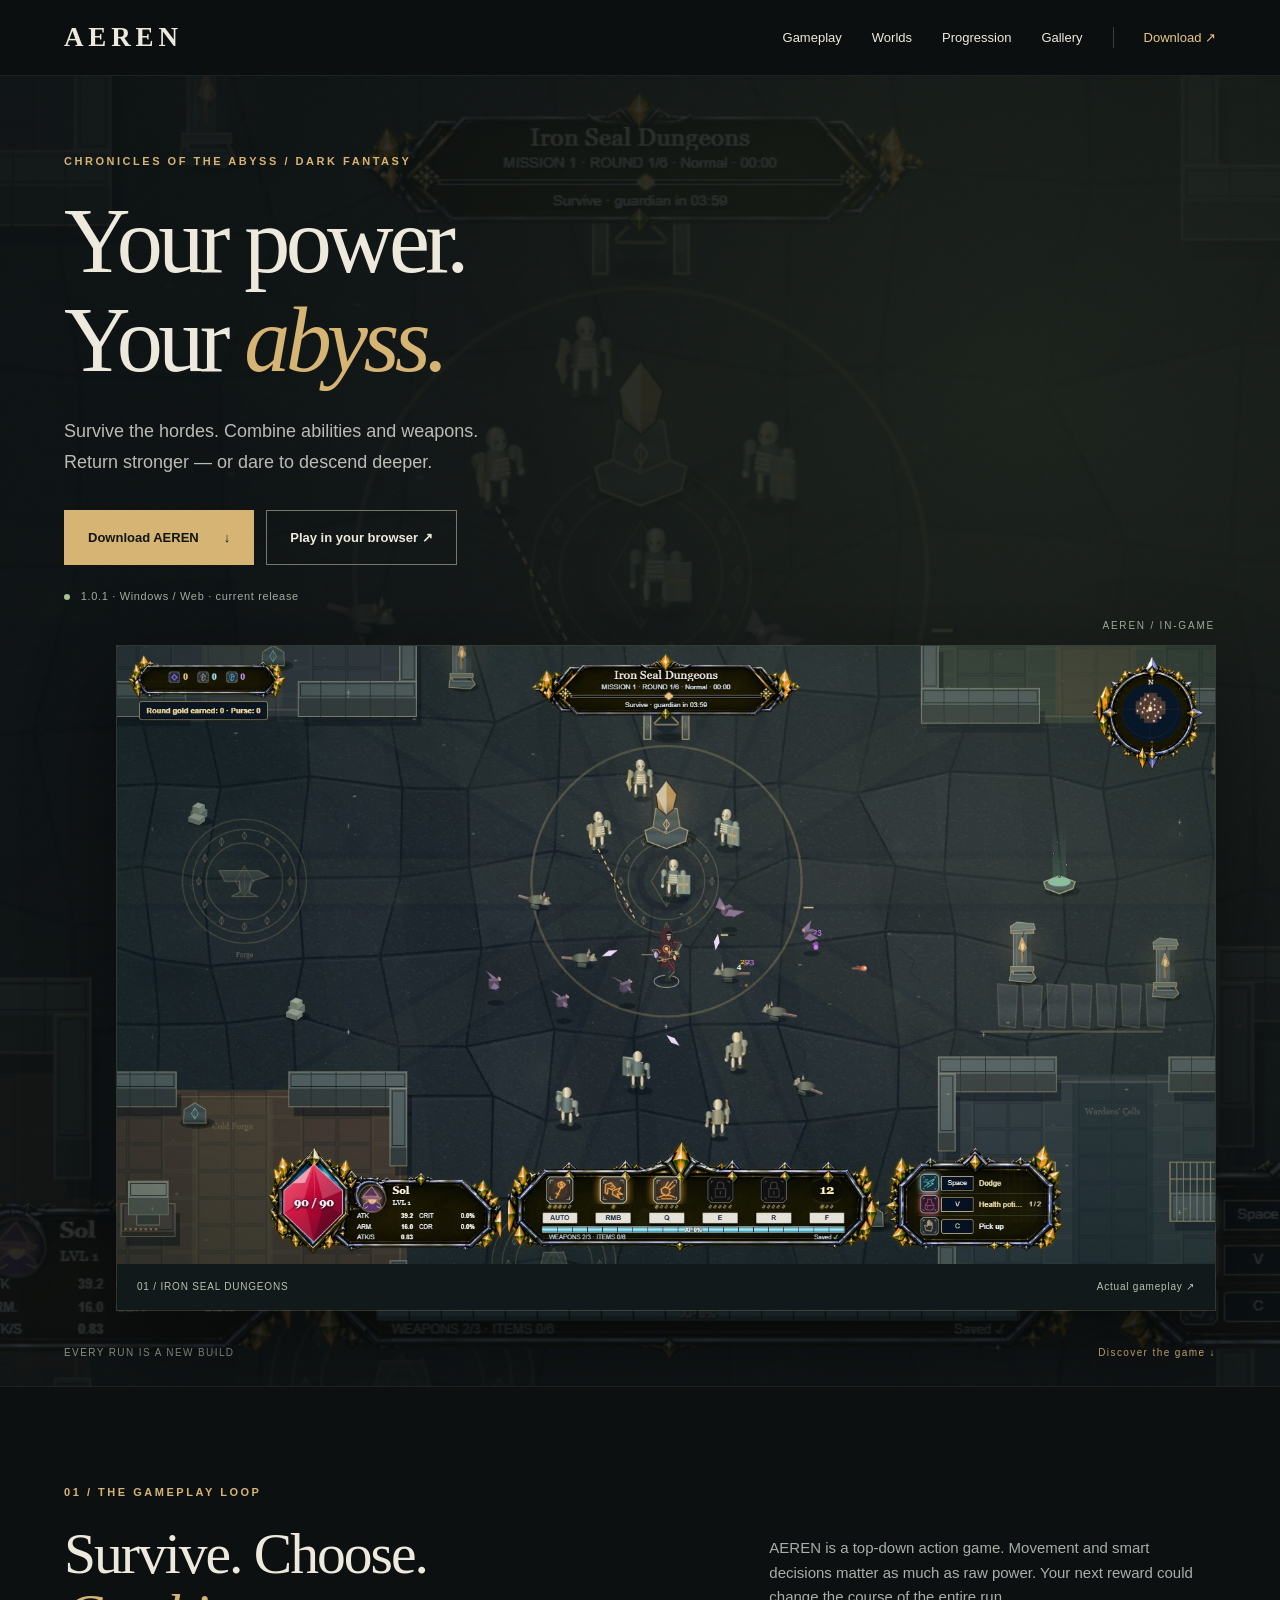
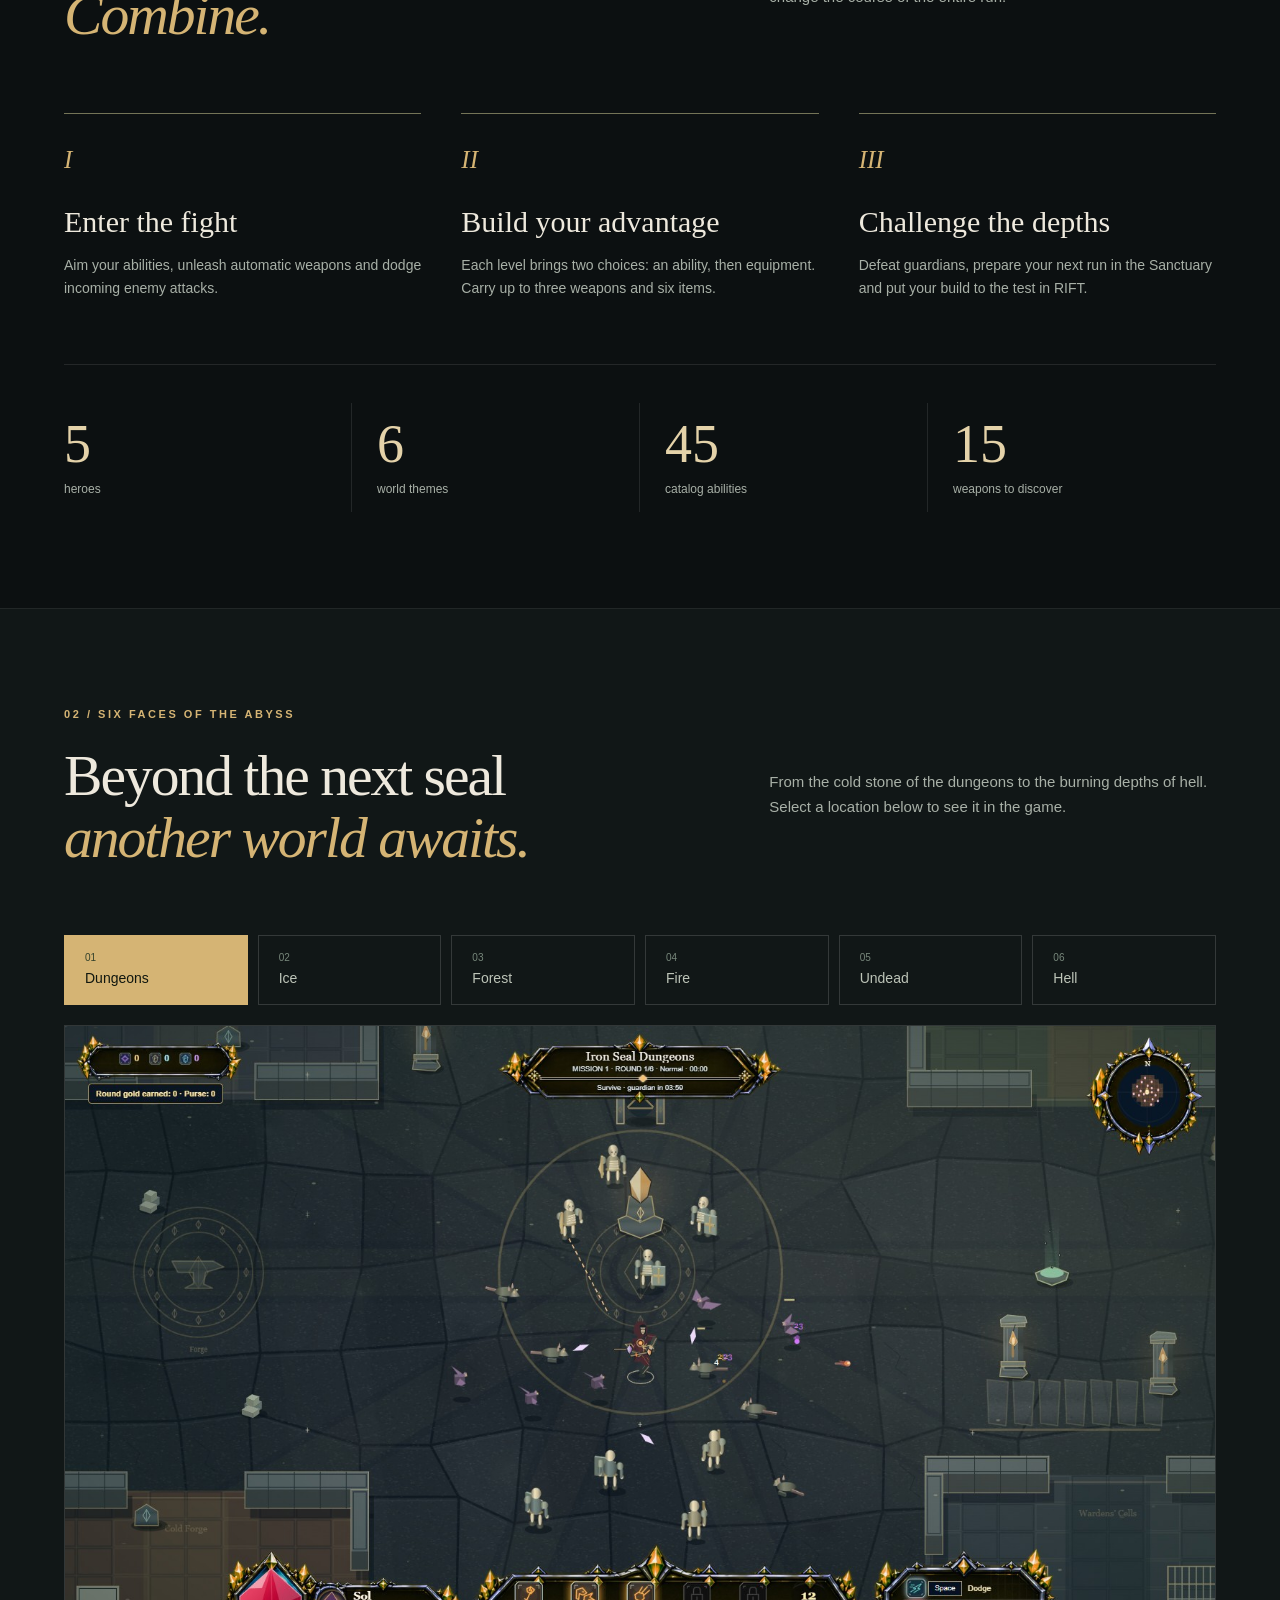
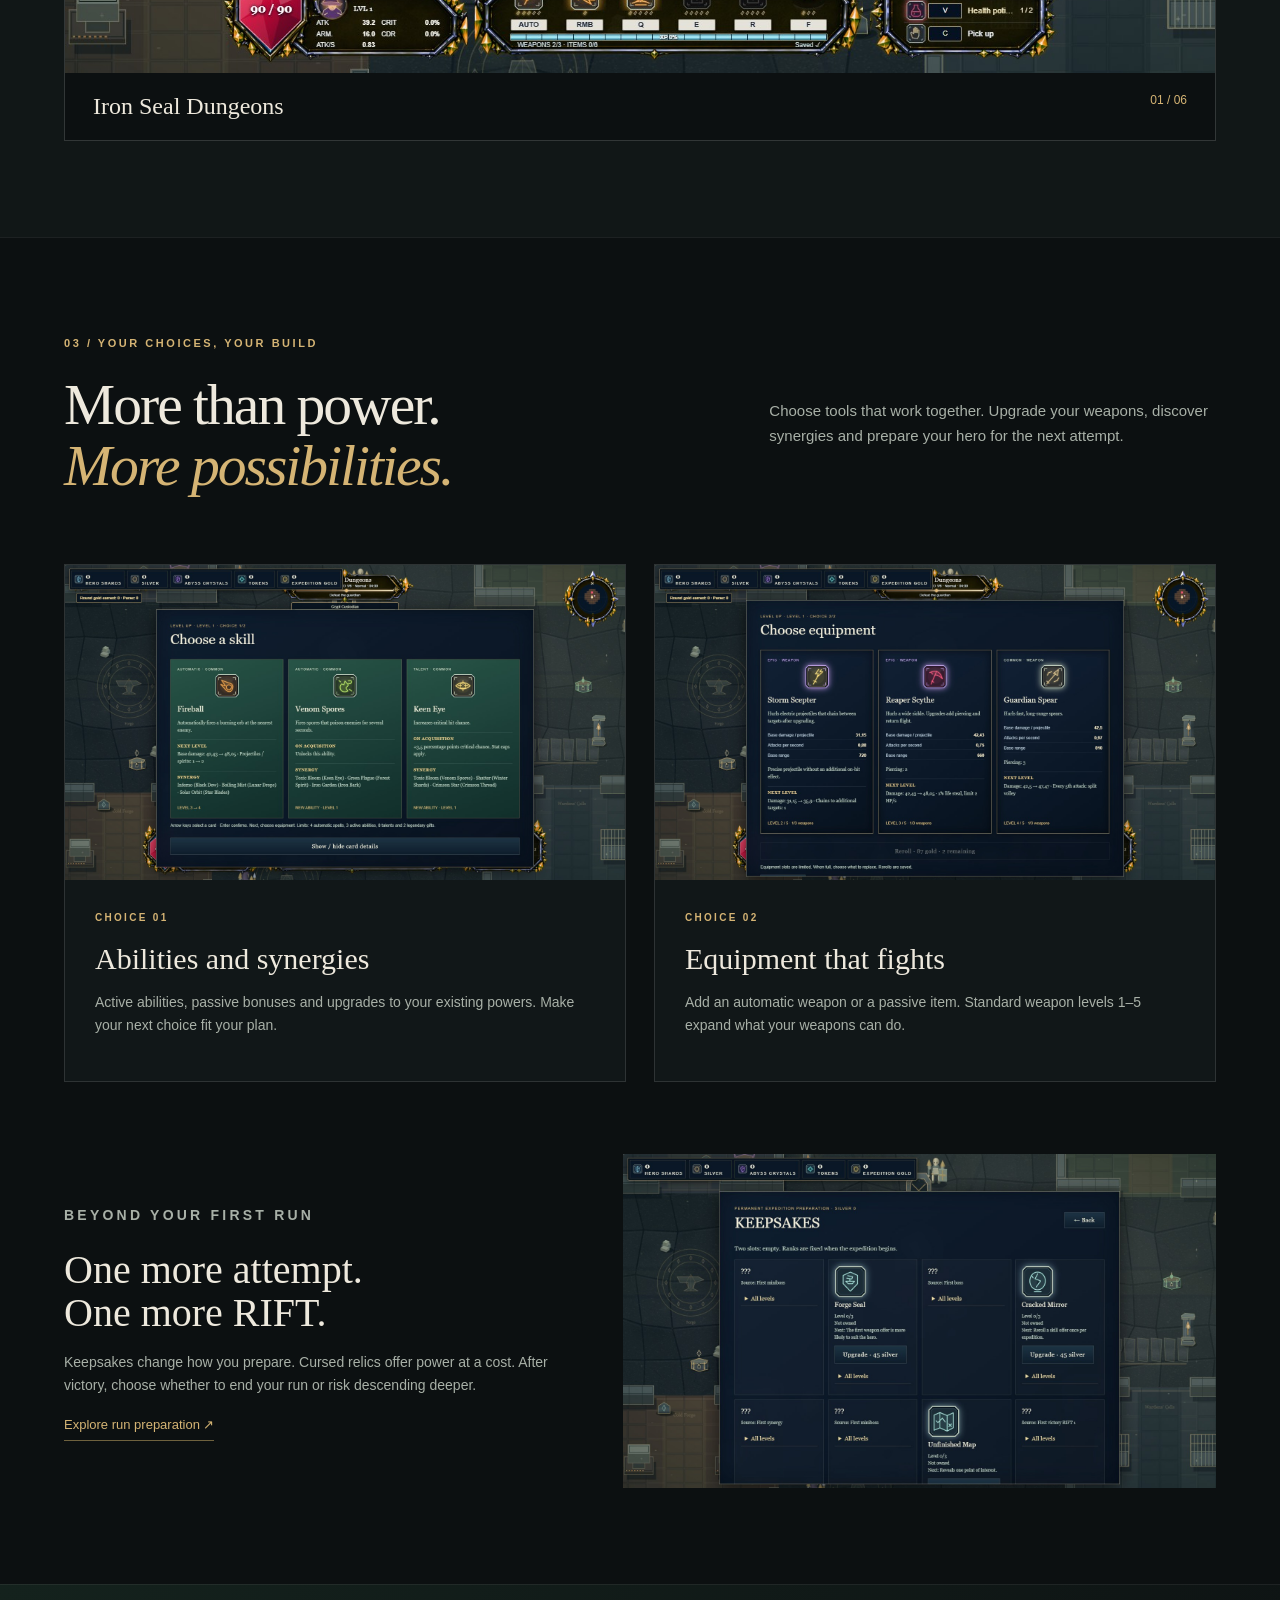
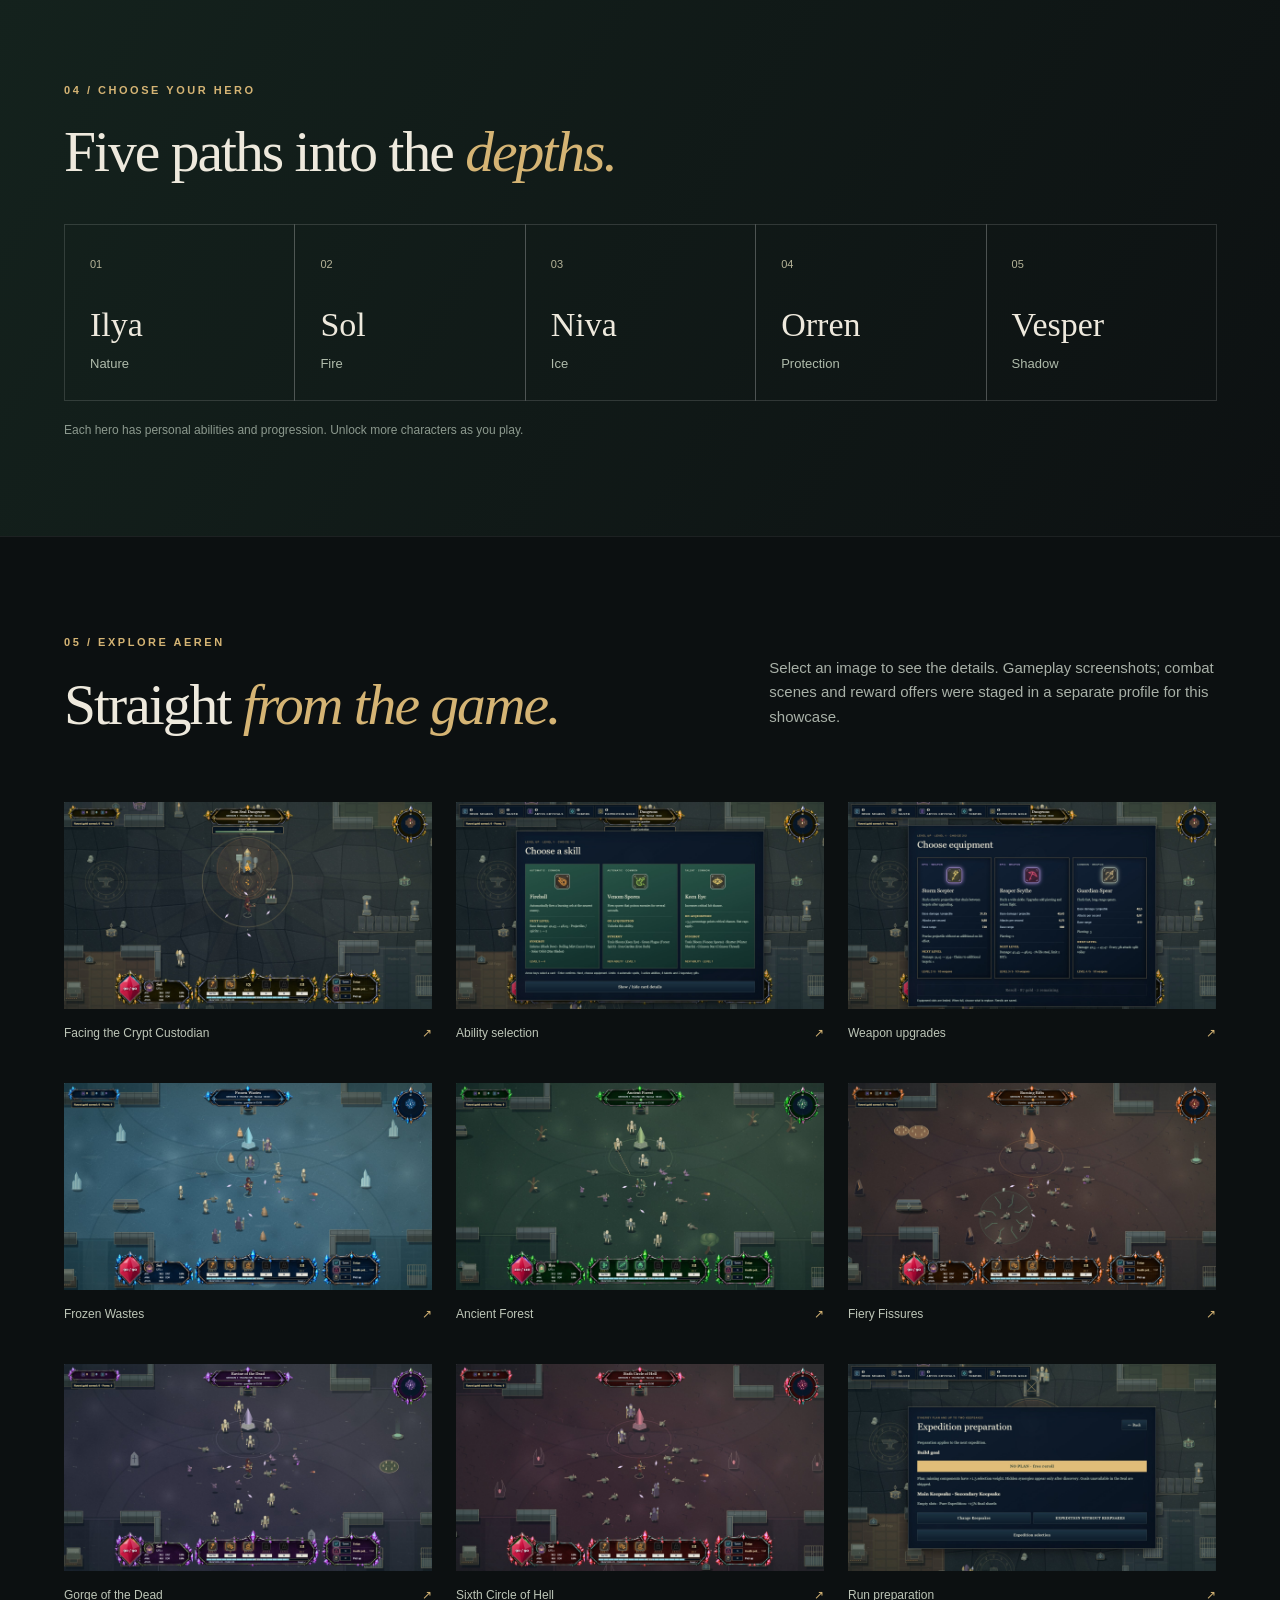
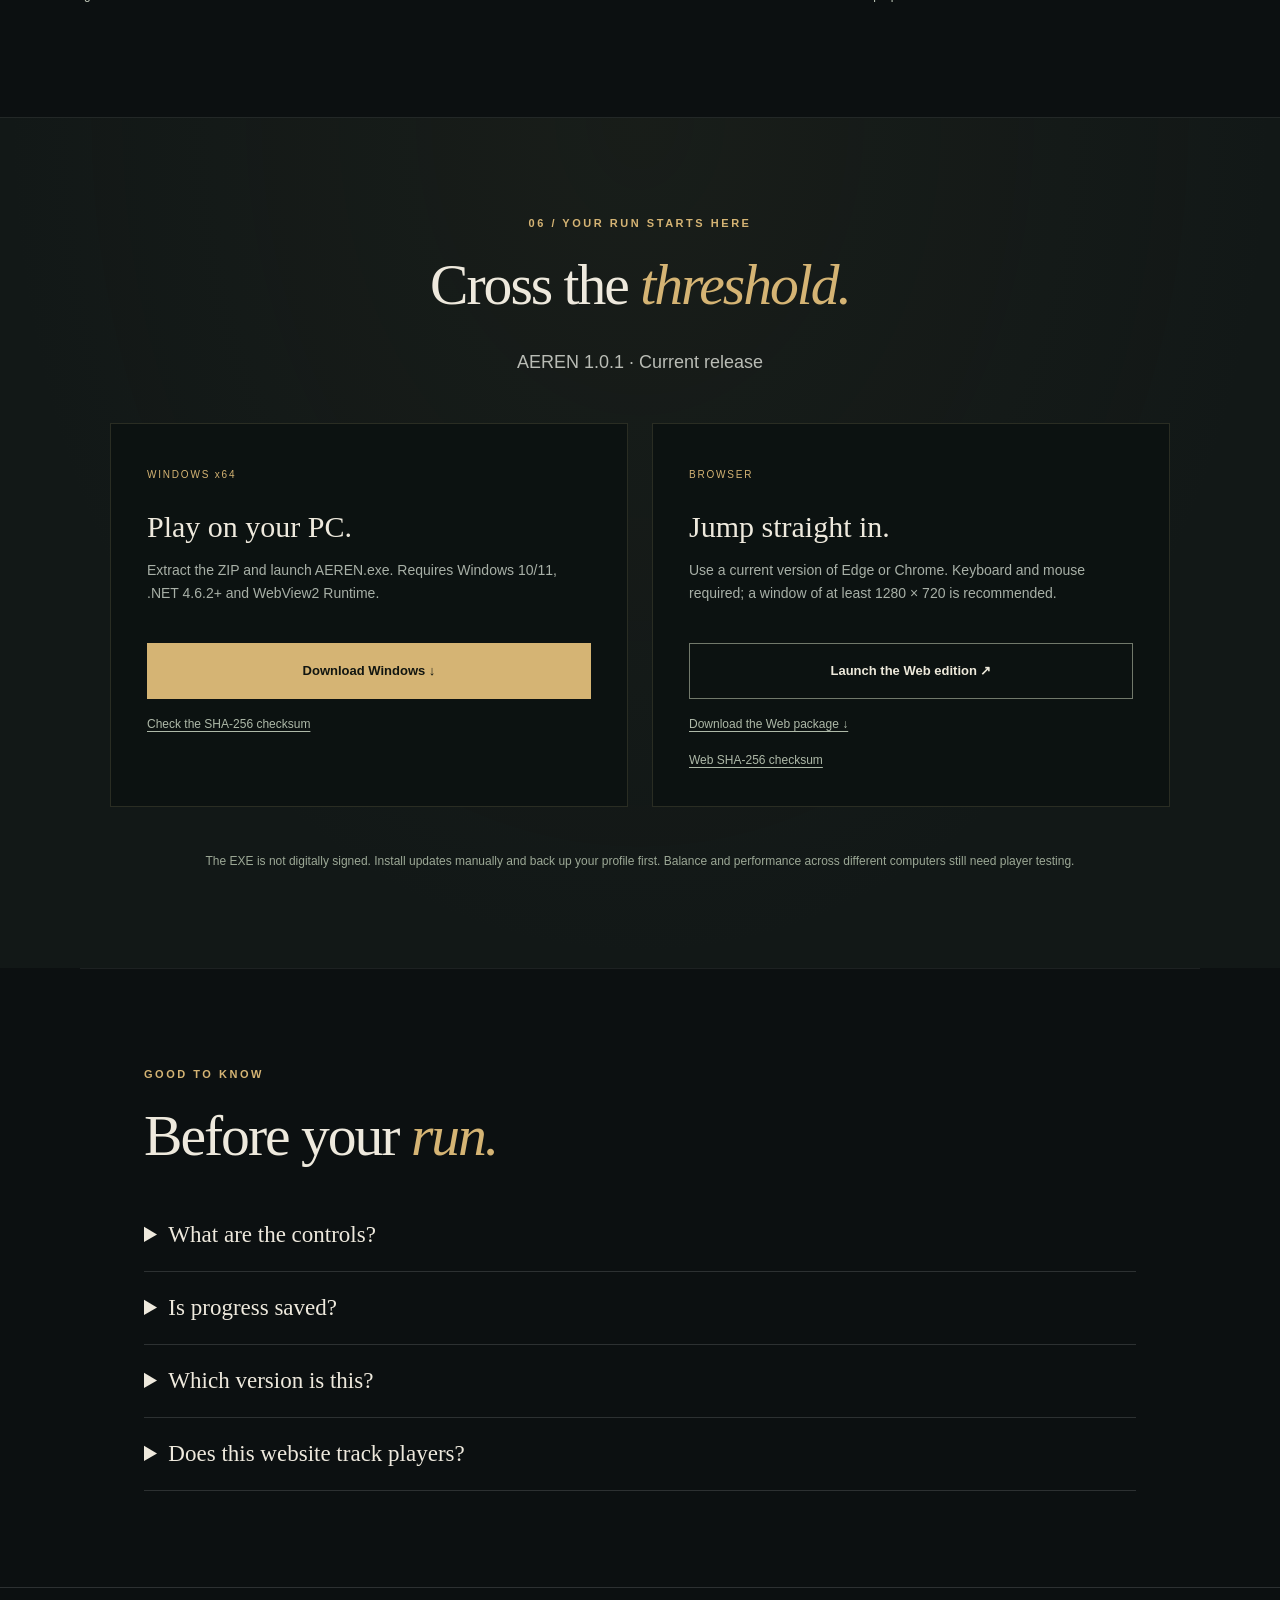
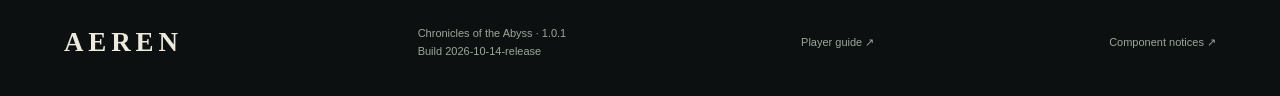
<file: index.html>
<!doctype html>
<html lang="en"><head><meta charset="utf-8"><meta name="viewport" content="width=device-width,initial-scale=1"><meta name="theme-color" content="#0c1011"><meta name="description" content="AEREN — dark fantasy, enemy hordes, synergies and RIFT. Meet the heroes, explore the gameplay and download for Windows or play in your browser."><meta property="og:title" content="AEREN · Chronicles of the Abyss"><meta property="og:description" content="Choose your power. Descend deeper. Dark fantasy with evolving builds and RIFT challenges."><title>AEREN · Chronicles of the Abyss</title><link rel="stylesheet" href="site.css"><script defer src="site.js"></script></head>
<body><a class="skip" href="#main">Skip to content</a><header><a class="brand" href="#">AEREN</a><nav aria-label="Main navigation"><a href="#rozgrywka">Gameplay</a><a href="#swiaty">Worlds</a><a href="#rozwoj">Progression</a><a href="#galeria">Gallery</a><a class="nav-download" href="#pobierz">Download ↗</a></nav></header>
<main id="main"><section class="hero"><div class="hero-glow"></div><div class="hero-copy"><p class="eyebrow">CHRONICLES OF THE ABYSS / DARK FANTASY</p><h1>Your power.<br>Your <em>abyss.</em></h1><p class="lead">Survive the hordes. Combine abilities and weapons.<br>Return stronger — or dare to descend deeper.</p><div class="actions"><a class="button gold" href="#pobierz">Download AEREN <span>↓</span></a><a class="button" href="play-index.html">Play in your browser ↗</a></div><p class="release"><i></i> 1.0.1 · Windows / Web · current release</p></div><figure class="hero-shot"><button class="zoom" data-image="assets-world-1.jpg" data-caption="Iron Seal Dungeons — combat in a staged demonstration scene." aria-label="Enlarge the dungeon screenshot"><img src="assets-world-1.jpg" width="1600" height="900" alt="A hero surrounded by enemies in a dark dungeon"></button><figcaption><span>01 / IRON SEAL DUNGEONS</span><span>Actual gameplay ↗</span></figcaption></figure><div class="hero-bottom"><span>EVERY RUN IS A NEW BUILD</span><a href="#rozgrywka">Discover the game ↓</a></div></section>
<section id="rozgrywka" class="section"><div class="section-head"><div><p class="eyebrow">01 / THE GAMEPLAY LOOP</p><h2>Survive. Choose.<br><em>Combine.</em></h2></div><p>AEREN is a top-down action game. Movement and smart decisions matter as much as raw power. Your next reward could change the course of the entire run.</p></div><div class="steps"><article><span class="number">I</span><h3>Enter the fight</h3><p>Aim your abilities, unleash automatic weapons and dodge incoming enemy attacks.</p></article><article><span class="number">II</span><h3>Build your advantage</h3><p>Each level brings two choices: an ability, then equipment. Carry up to three weapons and six items.</p></article><article><span class="number">III</span><h3>Challenge the depths</h3><p>Defeat guardians, prepare your next run in the Sanctuary and put your build to the test in RIFT.</p></article></div><div class="stats"><div><strong>5</strong><span>heroes</span></div><div><strong>6</strong><span>world themes</span></div><div><strong>45</strong><span>catalog abilities</span></div><div><strong>15</strong><span>weapons to discover</span></div></div></section>
<section id="swiaty" class="section worlds"><div class="section-head"><div><p class="eyebrow">02 / SIX FACES OF THE ABYSS</p><h2>Beyond the next seal<br><em>another world awaits.</em></h2></div><p>From the cold stone of the dungeons to the burning depths of hell. Select a location below to see it in the game.</p></div><div class="world-tabs" role="group" aria-label="Choose a location"><button data-world="0" aria-pressed="true"><small>01</small>Dungeons</button><button data-world="1" aria-pressed="false"><small>02</small>Ice</button><button data-world="2" aria-pressed="false"><small>03</small>Forest</button><button data-world="3" aria-pressed="false"><small>04</small>Fire</button><button data-world="4" aria-pressed="false"><small>05</small>Undead</button><button data-world="5" aria-pressed="false"><small>06</small>Hell</button></div><figure class="world-view"><button class="zoom" id="world-zoom" data-image="assets-world-1.jpg" data-caption="Iron Seal Dungeons — staged demonstration scene." aria-label="Enlarge the selected world"><img id="world-image" src="assets-world-1.jpg" loading="lazy" width="1600" height="900" alt="Iron Seal Dungeons"></button><figcaption aria-live="polite"><span id="world-name">Iron Seal Dungeons</span><small id="world-count">01 / 06</small></figcaption></figure></section>
<section id="rozwoj" class="section"><div class="section-head"><div><p class="eyebrow">03 / YOUR CHOICES, YOUR BUILD</p><h2>More than power.<br><em>More possibilities.</em></h2></div><p>Choose tools that work together. Upgrade your weapons, discover synergies and prepare your hero for the next attempt.</p></div><div class="feature-grid"><article><button class="zoom" data-image="assets-skills.jpg" data-caption="Ability selection — demonstration offers in the actual game interface." aria-label="Enlarge ability selection"><img src="assets-skills.jpg" loading="lazy" width="1600" height="900" alt="Three ability upgrade cards"></button><div><p class="eyebrow">CHOICE 01</p><h3>Abilities and synergies</h3><p>Active abilities, passive bonuses and upgrades to your existing powers. Make your next choice fit your plan.</p></div></article><article><button class="zoom" data-image="assets-weapons.jpg" data-caption="Weapon selection — example offers staged for this showcase." aria-label="Enlarge weapon selection"><img src="assets-weapons.jpg" loading="lazy" width="1600" height="900" alt="Additional weapons and upgrade cards"></button><div><p class="eyebrow">CHOICE 02</p><h3>Equipment that fights</h3><p>Add an automatic weapon or a passive item. Standard weapon levels 1–5 expand what your weapons can do.</p></div></article></div><div class="endgame"><div><p class="eyebrow">BEYOND YOUR FIRST RUN</p><h3>One more attempt.<br>One more RIFT.</h3><p>Keepsakes change how you prepare. Cursed relics offer power at a cost. After victory, choose whether to end your run or risk descending deeper.</p><a class="text-link" href="#galeria">Explore run preparation ↗</a></div><button class="zoom" data-image="assets-keepsakes.jpg" data-caption="Abyssal Keepsakes — preparation screen from RC3." aria-label="Enlarge Keepsakes"><img src="assets-keepsakes.jpg" loading="lazy" width="1600" height="900" alt="Abyssal Keepsakes screen"></button></div></section>
<section class="section heroes"><p class="eyebrow">04 / CHOOSE YOUR HERO</p><h2>Five paths into the <em>depths.</em></h2><div class="hero-list"><article><small>01</small><h3>Ilya</h3><p>Nature</p></article><article><small>02</small><h3>Sol</h3><p>Fire</p></article><article><small>03</small><h3>Niva</h3><p>Ice</p></article><article><small>04</small><h3>Orren</h3><p>Protection</p></article><article><small>05</small><h3>Vesper</h3><p>Shadow</p></article></div><p class="muted">Each hero has personal abilities and progression. Unlock more characters as you play.</p></section>
<section id="galeria" class="section"><div class="section-head"><div><p class="eyebrow">05 / EXPLORE AEREN</p><h2>Straight <em>from the game.</em></h2></div><p>Select an image to see the details. Gameplay screenshots; combat scenes and reward offers were staged in a separate profile for this showcase.</p></div><div class="gallery"><figure><button class="zoom" data-image="assets-boss.jpg" data-caption="Facing the Crypt Custodian — demonstration footage from RC3." aria-label="Enlarge: Facing the Crypt Custodian"><img src="assets-boss.jpg" loading="lazy" width="1600" height="900" alt="Facing the Crypt Custodian"></button><figcaption>Facing the Crypt Custodian<span>↗</span></figcaption></figure><figure><button class="zoom" data-image="assets-skills.jpg" data-caption="Ability selection — demonstration footage from RC3." aria-label="Enlarge: Ability selection"><img src="assets-skills.jpg" loading="lazy" width="1600" height="900" alt="Ability selection"></button><figcaption>Ability selection<span>↗</span></figcaption></figure><figure><button class="zoom" data-image="assets-weapons.jpg" data-caption="Weapon upgrades — demonstration footage from RC3." aria-label="Enlarge: Weapon upgrades"><img src="assets-weapons.jpg" loading="lazy" width="1600" height="900" alt="Weapon upgrades"></button><figcaption>Weapon upgrades<span>↗</span></figcaption></figure><figure><button class="zoom" data-image="assets-world-2.jpg" data-caption="Frozen Wastes — demonstration footage from RC3." aria-label="Enlarge: Frozen Wastes"><img src="assets-world-2.jpg" loading="lazy" width="1600" height="900" alt="Frozen Wastes"></button><figcaption>Frozen Wastes<span>↗</span></figcaption></figure><figure><button class="zoom" data-image="assets-world-3.jpg" data-caption="Ancient Forest — demonstration footage from RC3." aria-label="Enlarge: Ancient Forest"><img src="assets-world-3.jpg" loading="lazy" width="1600" height="900" alt="Ancient Forest"></button><figcaption>Ancient Forest<span>↗</span></figcaption></figure><figure><button class="zoom" data-image="assets-world-4.jpg" data-caption="Fiery Fissures — demonstration footage from RC3." aria-label="Enlarge: Fiery Fissures"><img src="assets-world-4.jpg" loading="lazy" width="1600" height="900" alt="Fiery Fissures"></button><figcaption>Fiery Fissures<span>↗</span></figcaption></figure><figure><button class="zoom" data-image="assets-world-5.jpg" data-caption="Gorge of the Dead — demonstration footage from RC3." aria-label="Enlarge: Gorge of the Dead"><img src="assets-world-5.jpg" loading="lazy" width="1600" height="900" alt="Gorge of the Dead"></button><figcaption>Gorge of the Dead<span>↗</span></figcaption></figure><figure><button class="zoom" data-image="assets-world-6.jpg" data-caption="Sixth Circle of Hell — demonstration footage from RC3." aria-label="Enlarge: Sixth Circle of Hell"><img src="assets-world-6.jpg" loading="lazy" width="1600" height="900" alt="Sixth Circle of Hell"></button><figcaption>Sixth Circle of Hell<span>↗</span></figcaption></figure><figure><button class="zoom" data-image="assets-preparation.jpg" data-caption="Run preparation — demonstration footage from RC3." aria-label="Enlarge: Run preparation"><img src="assets-preparation.jpg" loading="lazy" width="1600" height="900" alt="Run preparation"></button><figcaption>Run preparation<span>↗</span></figcaption></figure></div></section>
<section id="pobierz" class="section downloads"><p class="eyebrow">06 / YOUR RUN STARTS HERE</p><h2>Cross the <em>threshold.</em></h2><p class="lead">AEREN 1.0.1 · Current release</p><div class="download-grid"><article><span class="platform">WINDOWS x64</span><h3>Play on your PC.</h3><p>Extract the ZIP and launch AEREN.exe. Requires Windows 10/11, .NET 4.6.2+ and WebView2 Runtime.</p><a class="button gold" href="https://github.com/AEREN-game/updates/releases/download/v1.0.1/AEREN-1.0.1-Windows-x64.zip" download>Download Windows ↓</a><a class="small-link" href="https://github.com/AEREN-game/updates/releases/download/v1.0.1/AEREN-1.0.1-Windows-x64.sha256">Check the SHA-256 checksum</a></article><article><span class="platform">BROWSER</span><h3>Jump straight in.</h3><p>Use a current version of Edge or Chrome. Keyboard and mouse required; a window of at least 1280 × 720 is recommended.</p><a class="button" href="play-index.html">Launch the Web edition ↗</a><a class="small-link" href="https://github.com/AEREN-game/updates/releases/download/v1.0.1/AEREN-1.0.1-Web.zip" download>Download the Web package ↓</a><a class="small-link" href="https://github.com/AEREN-game/updates/releases/download/v1.0.1/AEREN-1.0.1-Web.sha256">Web SHA-256 checksum</a></article></div><p class="notice">The EXE is not digitally signed. Install updates manually and back up your profile first. Balance and performance across different computers still need player testing.</p></section>
<section class="section faq"><p class="eyebrow">GOOD TO KNOW</p><h2>Before your <em>run.</em></h2><details><summary>What are the controls?</summary><p>WASD — move, mouse — aim, Q/E/R — abilities, right mouse button — hero ability, F — ultimate, Space — dodge, V — potion, C — interact, Tab — equipment, Esc — pause. Customize keys and auto-aim in Settings.</p></details><details><summary>Is progress saved?</summary><p>Yes, locally on your device. Export a backup in Settings. Windows and browser editions do not automatically share saves. Changing the website address or clearing browser data can affect access to your profile.</p></details><details><summary>Which version is this?</summary><p>This is the current public release, version 1.0.1. Systems and automated runs have been tested, but not every combination of heroes, RIFT levels and hardware. Please include your version and reproduction steps when reporting an issue.</p></details><details><summary>Does this website track players?</summary><p>No analytics or ads have been added. Game history and telemetry stay local and can be disabled. GitHub Pages hosting is subject to GitHub’s privacy policies.</p></details></section></main><footer><a class="brand" href="#">AEREN</a><p>Chronicles of the Abyss · 1.0.1<br>Build 2026-10-14-release</p><a href="play-README.txt">Player guide ↗</a><a href="play-LICENSES.txt">Component notices ↗</a></footer>
<dialog id="lightbox" aria-labelledby="lightbox-caption"><button id="close-lightbox" aria-label="Close image viewer">Close ×</button><img id="lightbox-image" alt=""><p id="lightbox-caption"></p></dialog></body></html>
</file>
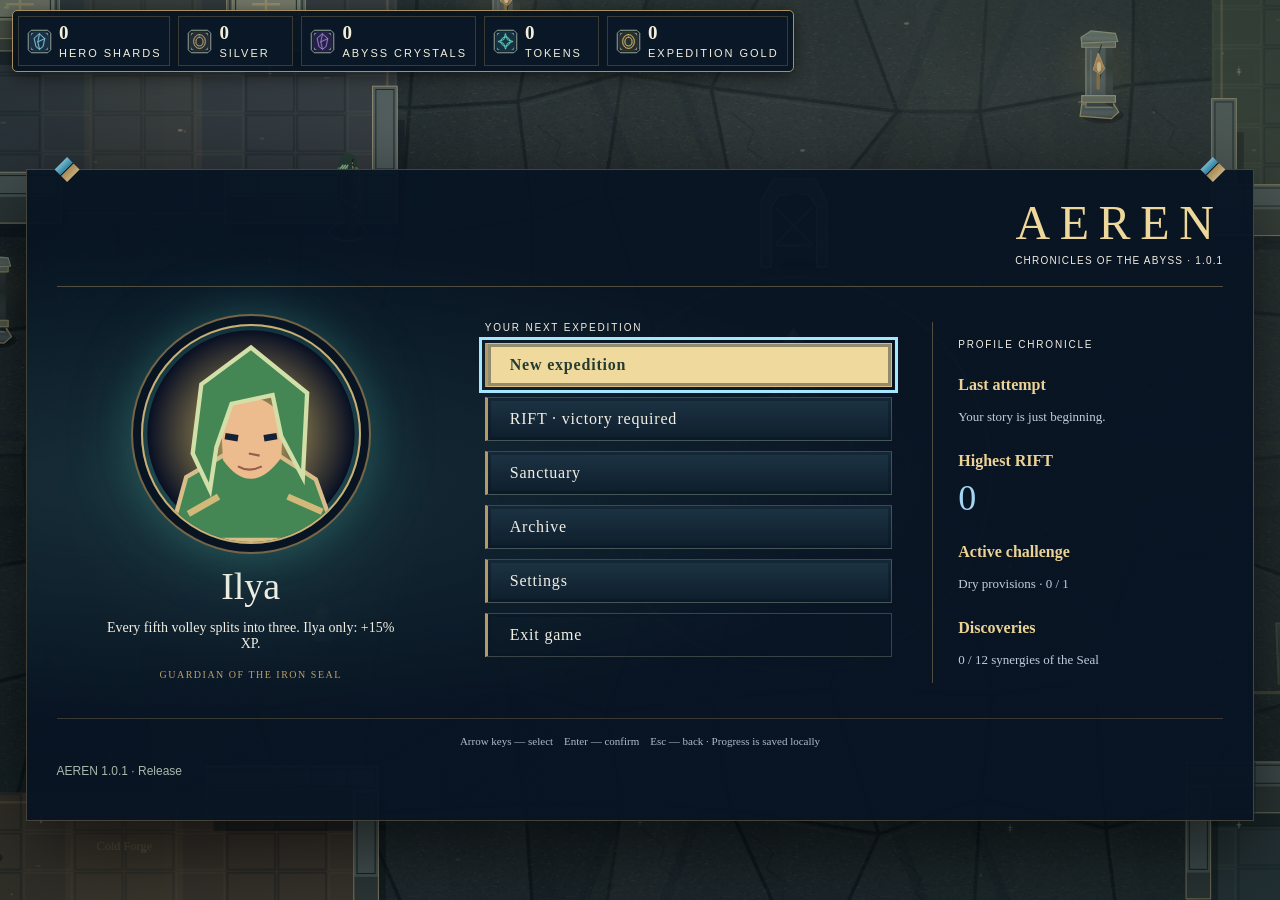
<file: play-index.html>
<!doctype html>
<html lang="en">
<head>
<meta charset="utf-8">
<meta name="viewport" content="width=device-width,initial-scale=1">
<meta name="theme-color" content="#102b2b">
<title>AEREN · 1.0.1 Release</title>
<link rel="stylesheet" href="play-style.css">
</head>
<body>
<canvas id="game" aria-label="AEREN game world">
</canvas>
<div id="vignette">
</div>
<div id="hud" hidden>
</div>
<div id="overlay">
</div>
<div id="toast" role="status" aria-live="polite">
</div>
<div id="debug" hidden>
</div>












































<script src="play-js-boot.js"></script>
</body>
</html>
</file>
<file: site.css>
*{box-sizing:border-box}html{scroll-behavior:smooth;scroll-padding-top:100px}body{margin:0;background:#0c1011;color:#eee9dd;font:16px/1.65 Arial,sans-serif}a{color:inherit;text-decoration:none}button{font:inherit}button,a,summary{-webkit-tap-highlight-color:transparent}button:focus-visible,a:focus-visible,summary:focus-visible{outline:3px solid #e8c886;outline-offset:5px}img{max-width:100%;height:auto;display:block}figure{margin:0}header{display:flex;justify-content:space-between;align-items:center;gap:24px;padding:22px 5%;border-bottom:1px solid #ffffff14;background:#0c1011f5;position:sticky;top:0;z-index:5}.brand{font:700 27px Georgia,serif;letter-spacing:.18em;white-space:nowrap}.brand span{font-size:14px;color:#d5b474;margin:0 3px}nav{display:flex;align-items:center;gap:30px;font-size:13px}nav a:hover,.text-link:hover{color:#e8c886}.nav-download{border-left:1px solid #ffffff30;padding-left:30px;color:#e8c886}.hero{position:relative;isolation:isolate;padding:76px 5% 24px;overflow:hidden}.hero-glow{position:absolute;inset:0;z-index:-1;background:radial-gradient(ellipse at 80% 25%,#64724426,transparent 55%),linear-gradient(0deg,#0c1011d9,#0c1011df),url('assets-world-1.jpg') center/cover}.hero-copy{max-width:900px}.eyebrow{font-size:11px;font-weight:700;letter-spacing:.23em;color:#d5b474;margin:0 0 22px}h1,h2,h3,p{margin-top:0}h1,h2,h3{font-family:Georgia,serif;font-weight:400;line-height:1.07}h1{font-size:clamp(60px,7.2vw,112px);letter-spacing:-.05em;margin-bottom:27px}em{color:#d5b474;font-style:italic}h2{font-size:clamp(38px,4.5vw,66px);letter-spacing:-.035em;margin-bottom:32px}h3{font-size:30px;margin-bottom:16px}.lead{font-size:18px;line-height:1.7;color:#b9bcb5}.actions{display:flex;flex-wrap:wrap;gap:12px;margin-top:32px}.button{display:inline-flex;justify-content:center;align-items:center;gap:25px;padding:16px 23px;border:1px solid #72796b;color:#ede9db;font-weight:700;font-size:13px;transition:background .2s}.button:hover{background:#26312b}.gold{background:#d5b474;color:#121611;border-color:#d5b474}.gold:hover{background:#ead09a}.release{font-size:11px;color:#a4aba1;margin:22px 0 40px;letter-spacing:.06em}.release i{display:inline-block;width:6px;height:6px;background:#a8c390;border-radius:50%;margin-right:7px}.hero-shot{position:relative;max-width:1100px;margin:0 0 0 auto;border:1px solid #72795f59;box-shadow:0 30px 80px #0006}.hero-shot:before{content:'AEREN / IN-GAME';position:absolute;top:-28px;right:0;font-size:10px;letter-spacing:.18em;color:#9caa96}.hero-shot figcaption{padding:15px 20px;background:#12191a;display:flex;justify-content:space-between;gap:20px;font-size:10px;letter-spacing:.08em;color:#bac0b1}.hero-bottom{display:flex;justify-content:space-between;margin-top:34px;font-size:10px;letter-spacing:.14em;color:#8a978c}.hero-bottom a{color:#d5b474}.section{padding:96px 5%;border-top:1px solid #ffffff12;max-width:1800px;margin:auto}.section-head{display:grid;grid-template-columns:1.4fr 1fr;gap:80px;align-items:center;margin-bottom:35px}.section-head>p{color:#a8b0a7;max-width:460px;margin-left:auto;font-size:15px}.steps{display:grid;grid-template-columns:repeat(3,1fr);gap:40px}.steps article{padding:32px 0;border-top:1px solid #747457}.number{color:#d5b474;font:italic 25px Georgia,serif;display:block;margin-bottom:32px}.steps p,.feature-grid p,.endgame p{color:#a8b0a7;font-size:14px}.stats{display:grid;grid-template-columns:repeat(4,1fr);padding-top:38px;border-top:1px solid #ffffff19;margin-top:18px}.stats>div{padding:10px 25px;border-right:1px solid #ffffff19}.stats>div:first-child{padding-left:0}.stats>div:last-child{border:0}.stats strong{font:54px Georgia,serif;color:#e4d2a9;display:block}.stats span{font-size:12px;color:#a8b0a7}.worlds{background:#111717}.world-tabs{display:flex;gap:10px;margin-bottom:20px;flex-wrap:wrap}.world-tabs button{flex:1;background:transparent;border:1px solid #ffffff25;color:#bdc4b8;padding:14px 20px;cursor:pointer;white-space:nowrap;text-align:left;font-size:14px}.world-tabs small{font-size:10px;display:block;color:#77877b}.world-tabs [aria-pressed=true]{background:#d5b474;color:#11170f;border-color:#d5b474}.world-tabs [aria-pressed=true] small{color:#35432c}.world-view{border:1px solid #ffffff23}.world-view img{width:100%}.world-view figcaption{display:flex;justify-content:space-between;gap:20px;background:#0c1011;padding:20px 28px;font:24px Georgia,serif}.world-view small{font:12px Arial,sans-serif;color:#d5b474}.zoom{background:none;border:0;padding:0;display:block;width:100%;cursor:zoom-in;color:inherit;overflow:hidden}.zoom img{width:100%;transition:filter .2s}.zoom:hover img{filter:brightness(1.12)}.feature-grid{display:grid;grid-template-columns:1fr 1fr;gap:28px}.feature-grid article{border:1px solid #ffffff1f;background:#111718}.feature-grid article>div{padding:30px}.feature-grid .eyebrow{color:#d5b474;font-size:10px;margin-bottom:16px}.endgame{display:grid;grid-template-columns:1fr 1.2fr;gap:64px;align-items:center;margin-top:72px}.endgame h3{font-size:40px}.text-link{font-size:13px;color:#d5b474;border-bottom:1px solid #6f623e;padding-bottom:8px}.heroes{background:linear-gradient(120deg,#14221d,#0d1112)}.hero-list{display:grid;grid-template-columns:repeat(5,1fr);margin-top:42px}.hero-list article{padding:25px;border:1px solid #ffffff23;margin-right:-1px}.hero-list small{font-size:11px;color:#b5b398}.hero-list h3{margin:30px 0 10px;font-size:34px}.hero-list p{margin:0;color:#afbbab;font-size:13px}.muted{color:#8c998e;font-size:12px;margin:20px 0 0}.gallery{display:grid;grid-template-columns:repeat(3,1fr);gap:24px}.gallery figcaption{display:flex;justify-content:space-between;font-size:12px;padding:15px 0;color:#bec6b8}.gallery span{color:#d5b474}.downloads{background:radial-gradient(ellipse at top,#3a382529,transparent 70%),#121817;text-align:center}.download-grid{display:grid;grid-template-columns:1fr 1fr;gap:24px;max-width:1060px;margin:45px auto;text-align:left}.download-grid article{padding:36px;border:1px solid #7c795944;background:#0c1211}.platform{font-size:10px;color:#d5b474;letter-spacing:.18em}.download-grid h3{margin-top:25px}.download-grid p{font-size:14px;color:#a8b0a7;min-height:70px}.download-grid .button{width:100%}.small-link{display:block;font-size:12px;margin:16px 0 0;color:#aeb9a8;text-decoration:underline;text-underline-offset:3px}.notice{color:#9ca896;font-size:12px;max-width:900px;margin:auto}.faq{max-width:1120px}.faq details{border-bottom:1px solid #ffffff23;padding:23px 0}.faq summary{cursor:pointer;font:23px Georgia,serif}.faq details p{margin:20px 0 0;font-size:14px;color:#a8b0a7;max-width:800px}footer{display:flex;align-items:center;justify-content:space-between;gap:25px;padding:36px 5%;border-top:1px solid #ffffff23}footer p,footer>a:not(.brand){font-size:11px;color:#9ca896;margin:0}dialog{border:1px solid #747457;background:#101615;color:#ece6d5;width:min(1500px,96vw);max-height:95vh;padding:16px}dialog::backdrop{background:#000e}dialog img{max-height:78vh;width:auto;max-width:100%;margin:auto;object-fit:contain}dialog p{font-size:13px;margin:12px 0 0}#close-lightbox{display:block;margin:0 0 14px auto;background:#26312b;border:1px solid #65705c;color:#fff;padding:8px 16px;cursor:pointer}.skip{position:absolute;top:-100px;left:20px;z-index:10;background:#d5b474;color:#111;padding:12px}.skip:focus{top:10px}@media(min-width:1300px){.hero{min-height:860px}.hero-copy{position:relative;z-index:1}.hero-shot{width:60%;margin:-280px -5% 0 auto;transform:perspective(1600px) rotateY(-7deg);opacity:.85}.hero-copy{max-width:610px}.hero-bottom{margin-top:60px}}@media(max-width:900px){nav{gap:16px;font-size:12px}.section{padding:65px 5%}.section-head{gap:30px;grid-template-columns:1fr}.section-head>p{margin-left:0}.endgame{grid-template-columns:1fr;gap:26px}.gallery{grid-template-columns:repeat(2,1fr)}.hero-list{grid-template-columns:repeat(3,1fr)}.steps{gap:22px}.steps h3{font-size:26px}}@media(max-width:600px){header{position:relative;flex-wrap:wrap;gap:15px;padding:17px 5%}nav{width:100%;flex-wrap:wrap;gap:16px}.nav-download{padding-left:0;border:0}.brand{font-size:23px}.hero{padding-top:45px}.hero h1{font-size:60px}.lead{font-size:16px}.hero-shot figcaption{font-size:9px;padding:12px;flex-wrap:wrap}.hero-bottom{letter-spacing:0;font-size:9px;gap:15px}.section{padding:52px 5%}.steps,.feature-grid,.download-grid{grid-template-columns:1fr}.steps{gap:0}.steps article{padding:24px 0}.number{margin-bottom:18px}.stats{grid-template-columns:1fr 1fr;gap:25px}.stats>div{padding:0;border:0}.stats strong{font-size:43px}.hero-list{grid-template-columns:1fr 1fr}.hero-list article{padding:20px}.gallery{grid-template-columns:1fr}.world-tabs button{padding:11px;min-width:28%}.world-view figcaption{font-size:18px;padding:16px}.download-grid article{padding:24px}.feature-grid article>div{padding:24px}footer{flex-wrap:wrap}h2{font-size:38px}.actions .button{width:100%}}@media(prefers-reduced-motion:reduce){html{scroll-behavior:auto}*,*:before,*:after{transition:none!important}}
</file>
<file: play-style.css>
:root {
  --cream:#f3efda;
  --muted:#a8b8ac;
  --gold:#e0bd78;
  --green:#a9d999;
  --panel:#102a29f2;
  --line:#ced6a82c;
  color-scheme:dark;
  font-family:Georgia,'Times New Roman',serif;
  color:var(--cream)}
* {
  box-sizing:border-box}
html,body {
  margin:0;
  width:100%;
  height:100%;
  overflow:hidden;
  background:#183c36}
button,input,select {
  font:inherit}
button {
  cursor:pointer;
  color:inherit}
button:focus-visible,input:focus-visible,select:focus-visible {
  outline:2px solid var(--gold);
  outline-offset:4px}
button:disabled {
  cursor:not-allowed;
  opacity:.4}
canvas#game {
  display:block;
  width:100%;
  height:100%;
  position:fixed;
  inset:0}
#vignette {
  position:fixed;
  inset:0;
  pointer-events:none;
  background:radial-gradient(ellipse at center,transparent 38%,#06191660)}
[hidden] {
  display:none!important}
#overlay {
  position:fixed;
  inset:0;
  pointer-events:none;
  display:grid;
  place-items:center}
#overlay>* {
  pointer-events:auto}
.menu {
  width:100%;
  height:100%;
  padding:6vh 6vw;
  background:linear-gradient(90deg,#092321f5 0%,#102c27d9 30%,#102a2733 66%,transparent);
  display:flex;
  flex-direction:column;
  align-items:flex-start;
  overflow:auto}
.eyebrow,.label,.tiny,small {
  font-family:Arial,sans-serif;
  letter-spacing:.18em;
  text-transform:uppercase;
  font-size:10px}
.eyebrow {
  color:var(--gold);
  display:flex;
  align-items:center;
  gap:12px;
  margin-bottom:26px}
.eyebrow:before {
  content:'✦';
  font-size:22px}
.brand {
  font-size:clamp(78px,10vw,148px);
  font-weight:400;
  line-height:.85;
  letter-spacing:.12em;
  margin:4vh 0 0;
  text-shadow:0 3px 40px #071d21}
.subtitle {
  font-size:15px;
  letter-spacing:.46em;
  text-transform:uppercase;
  color:var(--gold);
  margin:24px 0 30px}
.intro {
  font-size:17px;
  line-height:1.65;
  color:#c4d4c4;
  max-width:420px;
  margin:0 0 30px}
.menu nav {
  display:grid;
  width:330px;
  gap:10px}
.btn {
  border:1px solid var(--line);
  background:#163c37d9;
  padding:14px 22px;
  text-align:center;
  transition:background .15s,transform .15s;
  letter-spacing:.05em}
.btn:hover {
  background:#315b4b;
  transform:translateY(-2px)}
.btn.primary {
  background:var(--gold);
  border-color:var(--gold);
  color:#243c31;
  font-weight:bold}
.btn.primary:hover {
  background:#efd4a0}
.btn.ghost {
  background:transparent}
.menu .footer {
  margin-top:auto;
  padding-top:30px;
  color:var(--muted);
  font:11px Arial,sans-serif;
  letter-spacing:.12em}
.menu .worldtag {
  position:absolute;
  right:5vw;
  bottom:8vh;
  text-align:right;
  line-height:1.8;
  color:#ededd4;
  text-shadow:0 1px 6px #092522}
.worldtag strong {
  font-size:22px;
  font-weight:normal}
.panel {
  width:min(1080px,94vw);
  max-height:91vh;
  overflow:auto;
  background:var(--panel);
  border:1px solid #d9c08b48;
  box-shadow:0 30px 140px #041813bf;
  padding:34px 40px;
  backdrop-filter:blur(16px)}
.panel.narrow {
  width:min(570px,92vw)}
.panel h1,.panel h2 {
  font-weight:400;
  margin:8px 0 12px}
.panel h1 {
  font-size:40px}
.panel h2 {
  font-size:29px}
.panel p {
  color:#bbcfbe;
  line-height:1.6}
.panelhead {
  display:flex;
  justify-content:space-between;
  align-items:center;
  gap:20px;
  margin-bottom:22px}
.panelhead p {
  margin:0}
.close {
  background:none;
  border:1px solid var(--line);
  width:35px;
  height:35px;
  font:22px Arial}
.cards {
  display:grid;
  grid-template-columns:repeat(auto-fit,minmax(180px,1fr));
  gap:14px}
.card {
  position:relative;
  display:flex;
  flex-direction:column;
  text-align:left;
  border:1px solid var(--line);
  background:linear-gradient(160deg,#285447,#112e2b);
  padding:23px 19px;
  min-height:245px;
  color:var(--cream);
  transition:transform .15s,border-color .15s}
.card:hover:not(:disabled) {
  transform:translateY(-5px);
  border-color:var(--gold)}
.card.selected {
  border-color:var(--gold);
  box-shadow:inset 0 0 0 1px var(--gold)}
.card .symbol {
  font-size:42px;
  line-height:1;
  margin:4px 0 25px;
  color:var(--accent,var(--gold));
  font-family:Georgia,serif}
.card h3 {
  font-weight:400;
  font-size:22px;
  margin:10px 0}
.card p {
  font-size:13px;
  line-height:1.6;
  margin:8px 0}
.card .label {
  color:var(--accent,var(--gold));
  font-size:9px}
.card .bottom {
  margin-top:auto;
  padding-top:18px;
  color:var(--gold);
  font:11px Arial,sans-serif}
.card.legendary {
  background:linear-gradient(140deg,#594532,#233e33);
  border-color:#dcb57388}
.actions {
  display:flex;
  gap:12px;
  margin-top:25px;
  flex-wrap:wrap}
.actions .btn {
  flex:1}
.hint {
  font:12px/1.8 Arial,sans-serif;
  color:var(--muted)}
kbd {
  display:inline-grid;
  place-items:center;
  border:1px solid #d5ddb04a;
  border-bottom-width:2px;
  border-radius:3px;
  padding:1px 5px;
  font:11px Arial,sans-serif;
  color:#ecedcb;
  min-width:20px}
.settings {
  display:grid;
  gap:19px;
  margin:25px 0}
.setting {
  display:grid;
  grid-template-columns:1fr 1fr;
  gap:20px;
  align-items:center;
  font-size:15px}
.setting input[type=range] {
  width:100%;
  accent-color:var(--gold)}
select {
  background:#23433a;
  border:1px solid var(--line);
  padding:8px;
  color:var(--cream)}
.danger {
  color:#f7a58a}
.catalog {
  display:grid;
  grid-template-columns:repeat(auto-fit,minmax(215px,1fr));
  gap:12px}
.catalog article {
  background:#ffffff06;
  border:1px solid var(--line);
  padding:16px}
.catalog h3 {
  font-size:18px;
  font-weight:400;
  margin:4px 0}
.catalog p {
  font-size:12px;
  line-height:1.6}
.tabs {
  display:flex;
  flex-wrap:wrap;
  gap:7px;
  margin-bottom:20px}
.tabs .btn {
  padding:8px 14px;
  font-size:12px}
.stats {
  display:grid;
  grid-template-columns:repeat(3,1fr);
  gap:15px;
  margin:28px 0}
.stat {
  border-top:1px solid var(--line);
  padding-top:16px}
.stat strong {
  display:block;
  font-size:31px;
  font-weight:normal;
  margin-bottom:8px}
.stat span {
  font:10px Arial;
  letter-spacing:.12em;
  text-transform:uppercase;
  color:var(--muted)}
#hud {
  position:fixed;
  inset:0;
  pointer-events:none;
  font-family:Arial,sans-serif}
.hud-top {
  position:absolute;
  left:30px;
  top:25px;
  display:flex;
  align-items:center;
  gap:14px}
.portrait {
  width:57px;
  height:57px;
  border:1px solid var(--gold);
  background:#183e35d9;
  display:grid;
  place-items:center;
  font:29px Georgia;
  color:var(--gold);
  transform:rotate(45deg)}
.portrait span {
  transform:rotate(-45deg)}
.hpgroup {
  width:230px}
.hpgroup .name {
  font:11px Arial;
  letter-spacing:.18em;
  margin-bottom:8px}
.bar {
  height:9px;
  background:#071b26bb;
  border:1px solid #e4e5ac38;
  overflow:hidden}
.bar i {
  display:block;
  height:100%;
  background:linear-gradient(90deg,#70a271,#c8dc9a);
  transition:width .12s}
.bar.xp {
  height:4px;
  margin-top:6px}
.bar.xp i {
  background:#7fcbd1}
.healthtext {
  display:flex;
  justify-content:space-between;
  color:#e3ebd4;
  font-size:10px;
  margin-top:7px}
.hud-center {
  position:absolute;
  left:50%;
  top:27px;
  transform:translateX(-50%);
  text-align:center;
  text-shadow:0 2px 8px #062523}
.hud-center .biome {
  font:21px Georgia}
.hud-center .timer {
  font-size:11px;
  letter-spacing:.18em;
  color:#d4ddc6;
  margin-top:8px}
.hud-right {
  position:absolute;
  right:28px;
  top:24px;
  text-align:right}
.currency {
  font:16px Georgia;
  color:var(--gold);
  margin-bottom:12px}
#minimap {
  width:146px;
  height:123px;
  border:1px solid #c4ce9855;
  background:#092a28dc;
  border-radius:3px}
.objective {
  position:absolute;
  right:28px;
  top:208px;
  width:230px;
  text-align:right;
  font:12px/1.65 Arial;
  color:#e0e8cd;
  text-shadow:0 1px 5px #102820}
.objective strong {
  font:15px Georgia;
  color:var(--gold)}
.hud-bottom {
  position:absolute;
  bottom:27px;
  left:50%;
  transform:translateX(-50%);
  display:flex;
  gap:10px}
.slot {
  position:relative;
  width:63px;
  height:66px;
  border:1px solid #dbc18877;
  background:#112e2fe8;
  display:flex;
  flex-direction:column;
  align-items:center;
  justify-content:center;
  font:26px Georgia;
  color:var(--gold);
  pointer-events:auto}
.slot small {
  font:9px Arial;
  letter-spacing:0;
  margin-top:4px;
  color:#c8dbc8}
.slot b {
  position:absolute;
  right:4px;
  top:3px;
  font:9px Arial;
  color:#e2e8d5}
.slot .cool {
  position:absolute;
  inset:0;
  display:grid;
  place-items:center;
  background:#071b24bf;
  font:20px Georgia;
  color:white}
.hud-controls {
  position:absolute;
  bottom:30px;
  left:30px;
  color:#e1e4c3;
  font:10px/1.9 Arial}
.buffs {
  position:absolute;
  left:32px;
  top:115px;
  font:12px/1.7 Arial;
  color:#cce3b5;
  max-width:310px}
.bossbar {
  position:absolute;
  left:30%;
  right:30%;
  top:91px;
  text-align:center;
  font:17px Georgia;
  color:#f3d9ad}
.bossbar .bar {
  margin-top:7px;
  height:7px}
.bossbar .bar i {
  background:linear-gradient(90deg,#985d70,#efaa89)}
.interaction {
  position:absolute;
  left:50%;
  bottom:116px;
  transform:translateX(-50%);
  padding:10px 20px;
  background:#0b2929e8;
  border:1px solid var(--line);
  color:#f0dfaf;
  font:14px Georgia}
.toast {
  background:#142f2cf2;
  border:1px solid #bdb77a75;
  padding:14px 25px;
  margin-top:8px;
  animation:toast-in .25s ease-out;
  font:15px Georgia;
  text-align:center;
  box-shadow:0 7px 30px #03181260}
#toast {
  position:fixed;
  top:18%;
  left:50%;
  transform:translateX(-50%);
  pointer-events:none;
  z-index:10}
.toast small {
  display:block;
  margin-top:6px;
  color:var(--gold)}
@keyframes toast-in {
  from {
  opacity:0;
  transform:translateY(-10px)}
to {
  opacity:1;
  transform:translateY(0)}
}
#debug {
  position:fixed;
  right:10px;
  bottom:12px;
  width:245px;
  padding:14px;
  background:#06121bf2;
  border:1px solid #8caac7;
  z-index:20;
  font:11px/1.7 monospace}
#debug button {
  background:#213c3a;
  border:1px solid #819c8d;
  margin:3px;
  padding:5px;
  font-size:10px}
.rule {
  height:1px;
  background:var(--line);
  margin:22px 0}
.hero-detail {
  padding:16px 0 0;
  font:13px/1.7 Arial;
  color:#c6dac8}
.seed {
  font-family:monospace;
  font-size:11px;
  color:#8daf9e}
.toggle-row {
  display:flex;
  gap:20px;
  margin:20px 0;
  font:13px Arial;
  color:#c4d9c6}
.toggle-row input {
  accent-color:var(--gold)}
@media(max-width:780px) {
  .panel {
  padding:20px}
.cards {
  grid-template-columns:repeat(2,1fr)}
.card {
  min-height:180px;
  padding:15px}
.card .symbol {
  margin-bottom:8px;
  font-size:30px}
.brand {
  font-size:83px}
.menu {
  padding:5vh 6vw}
.menu .worldtag {
  display:none}
.hud-center {
  top:105px}
.hud-center .biome {
  font-size:15px}
.hud-top {
  left:18px}
.hpgroup {
  width:155px}
.hud-right {
  right:15px}
#minimap {
  width:108px;
  height:90px}
.objective {
  top:170px;
  right:15px;
  width:170px;
  font-size:10px}
.hud-controls {
  display:none}
.bossbar {
  top:151px;
  left:15%;
  right:25%}
.hud-bottom {
  bottom:15px}
.slot {
  width:50px;
  height:54px}
.subtitle {
  font-size:12px}
.stats {
  gap:8px}
.stat strong {
  font-size:25px}
}
@media(prefers-reduced-motion:reduce) {
  * {
  transition:none!important;
  animation:none!important}
}

/* Notifications stay outside the combat focus and hide while choosing cards. */
#toast { top:auto; bottom:124px; left:28px; transform:none; width:min(380px,calc(100vw - 56px)); }
.toast { text-align:left; padding:13px 17px; }
.toast small { font-size:9px; line-height:1.6; }
#overlay[data-modal="true"] ~ #toast { display:none; }
.hero-cards .card { min-height:190px; }
.hero-art { display:grid; place-items:center; width:68px; height:75px; margin:12px 0; font-size:38px; color:#f4e5b7; border:1px solid #d9c28a55; background:linear-gradient(150deg,#719568,#243b38); clip-path:polygon(50% 0,90% 22%,100% 76%,50% 100%,0 76%,10% 22%); }
.hero-sol { background:linear-gradient(145deg,#c07d55,#694d6f); clip-path:polygon(50% 0,95% 50%,85% 100%,15% 100%,5% 50%); }
.hero-niva { background:linear-gradient(145deg,#c6edf0,#478eaf); clip-path:polygon(50% 0,100% 30%,80% 100%,20% 100%,0 30%); }
.hero-orren { background:linear-gradient(145deg,#b9b89a,#566d7e); clip-path:polygon(0 10%,100% 10%,100% 70%,50% 100%,0 70%); }
.hero-vesper { background:linear-gradient(145deg,#ab8eb9,#393651); clip-path:polygon(50% 0,85% 35%,100% 100%,50% 82%,0 100%,15% 35%); }
.mission-grid { display:grid; grid-template-columns:repeat(3,1fr); gap:9px; }
.mission-grid small { display:block; margin-top:8px; font-size:9px; }
.mastery-grid { display:grid; grid-template-columns:repeat(3,1fr); gap:12px; }
.mastery-node { padding:18px; border:1px solid #bbc5a42f; background:linear-gradient(145deg,#233f3d,#122c2c); }
.mastery-node.learned { border-color:#dab77170; }
.mastery-node h3 { font-weight:normal; margin:8px 0; }
.mastery-node .symbol { color:#e2be81; font-size:25px; }
.mastery-node p { font-size:12px; min-height:44px; }
.mastery-node button { width:100%; font-size:12px; padding:11px; }
.card:focus-visible { outline:3px solid #f4d995; outline-offset:3px; transform:translateY(-4px); box-shadow:0 0 24px #e2c78520; }
.btn:focus-visible { outline:3px solid #f4d995; background:#52674c; }
.btn.primary:focus-visible { background:#f0d99d; }
.card.mythic { background:linear-gradient(145deg,#513652,#173536); border-color:#df9bc2; }
@media(max-width:780px) { .mastery-grid,.mission-grid {grid-template-columns:repeat(2,1fr)} .hero-cards {grid-template-columns:repeat(2,1fr)} .hero-art {height:50px;width:46px;font-size:28px} }
/* Windows display scaling can make the default window narrower in CSS pixels. */
.binding-grid {display:grid;grid-template-columns:repeat(3,1fr);gap:8px}
.binding-grid .btn {text-align:left;font-size:12px}
.binding-grid strong {display:block;color:#f3d492;margin-top:8px}
@media(max-width:780px){.binding-grid{grid-template-columns:repeat(2,1fr)}}
@media(min-width:781px) and (max-width:1100px) {
  .hud-top {left:18px;top:23px;gap:12px}
  .portrait {width:40px;height:40px;font-size:24px}
  .hpgroup {width:170px}
  .hud-center {left:calc(50% + 20px);width:calc(100% - 530px);top:24px}
  .hud-center .biome {font-size:16px;line-height:1.2}
  .hud-center .timer {font-size:9px;letter-spacing:.07em;line-height:1.6}
  .hud-right {right:18px;top:23px}
  #minimap {width:100px;height:84px}
  .objective {right:18px;top:157px;width:165px;font-size:10px}
  .objective strong {font-size:12px}
  .bossbar {top:110px;left:28%;right:25%;font-size:14px}
  .buffs {left:18px;top:102px;max-width:175px;font-size:10px}
  .hud-controls {left:18px;font-size:9px;bottom:22px}
  .hud-bottom {bottom:20px;gap:8px}
  .slot {width:50px;height:54px}
  #toast {width:300px;bottom:103px;left:18px}
}
:root { --aeren-version: '2.3.0'; }
.potion22 { position:absolute; bottom:12px; right:18px; color:#c5f4d2; font-size:12px; text-shadow:0 2px 3px #14212e; }
.extra22 { border-color:#bfa879; }
.menu23{padding-top:3vh!important;max-width:850px!important}.menu23 .brand{font-size:clamp(55px,9vh,110px)}.menu23 nav{display:grid;grid-template-columns:1fr 1fr;gap:8px;max-width:700px}.menu23 .intro{margin:10px 0}.wallet23{display:flex;gap:12px;flex-wrap:wrap;margin:14px 0;color:#d6c391}.wallet23>span{padding:9px 12px;background:#101923e8;border:1px solid #57605d;border-radius:5px}.wallet23 small{display:block;font-size:11px}.wallet23 .silver{color:#c6dce9}.wallet23 .crystals{color:#ceadf1}.wallet23 .tokens{color:#90decd}.forge23{display:grid;grid-template-columns:minmax(250px,1fr) 2fr;gap:20px}.forge23 canvas{width:100%;max-width:360px;border:1px solid #4b6571}.compact23{min-height:120px!important;padding:12px!important}.compact23 .symbol{font-size:25px}.compact23 h3{font-size:15px}progress{width:100%;accent-color:#b6d797}
.top23{position:absolute;top:12px;left:50%;transform:translateX(-50%);text-align:center;width:min(580px,65vw);padding:9px 16px;background:#111b27de;border:1px solid #65756b;border-radius:6px;color:#eef4dc;text-shadow:0 1px 3px #000}.top23>span,.top23>strong{display:block}.top23 strong{font:18px Georgia;color:#eed6a0}.top23>span{font-size:12px;margin-top:4px}.top23 .bar{height:7px}.map23{position:absolute;right:14px;top:14px;width:146px;height:123px;border:2px solid #83928a;border-radius:8px;box-shadow:0 4px 18px #080e17}
.dock23{--opacity:.94;--hp:#86d79c;position:absolute;bottom:12px;left:50%;transform:translateX(-50%);width:min(990px,calc(100vw - 24px));padding:13px 18px 9px;display:grid;grid-template-columns:290px 1fr;gap:8px 18px;background:rgb(12 22 33 / var(--opacity));border:1px solid #809284;border-top:3px solid #b0a17b;border-radius:16px;box-shadow:0 5px 24px #060b16b0;color:#ecf5e2;pointer-events:auto;font-family:system-ui,sans-serif;box-sizing:border-box}.dock23[data-align=left]{left:12px;transform:none}.dock23[data-align=right]{left:auto;right:12px;transform:none}.vitals23{display:flex;align-items:center;gap:12px}.meters23{flex:1;min-width:0}.meters23>strong{font-size:13px;letter-spacing:.05em}#portrait23{display:flex;align-items:center;justify-content:center;width:56px;height:64px;background:linear-gradient(140deg,#394849,#171f30);border:2px solid #a5b894;border-radius:45%;font-size:34px;flex-shrink:0}#portrait23.ornate23{outline:3px double #f1d3a2;outline-offset:3px}.health23{position:relative;height:25px;margin-top:7px;background:#080e18;border:2px solid #c5c7ae;border-radius:5px;box-shadow:0 2px 7px #000;overflow:hidden}.health23 i,.xp23 i{position:absolute;left:0;top:0;bottom:0;width:100%;background:var(--hp);transition:width .22s ease,background .3s}.health23 #hp-trail23{background:#fff0c1;transition:width .6s .2s}.health23 b,.xp23 b{position:relative;display:block;text-align:center;font:700 12px/21px system-ui;color:white;text-shadow:0 1px 3px #000,1px 0 2px #000,-1px 0 2px #000}.xp23{height:13px;position:relative;margin-top:4px;border:1px solid #677e89;overflow:hidden;border-radius:3px;background:#172031}.xp23 i{background:#548fa9}.xp23 b{font-size:9px;line-height:12px}.meters23>small{font-size:10px;display:block;margin-top:6px;color:#c6d7d7}.dock23[data-health=warn]{--hp:#bfd16b}.dock23[data-health=low],.dock23[data-health=critical]{--hp:#e66265}.dock23[data-health=critical] .health23{animation:hpborder23 1.8s ease-in-out infinite}.healing23{filter:brightness(1.45)}
.abilities23{display:flex;align-items:center;justify-content:center;gap:9px}.skill23{--cd:0%;position:relative;width:62px;height:73px;flex-shrink:0;border:2px solid #91b4a4;border-radius:13px;background:linear-gradient(140deg,#253c40,#162532);text-align:center;box-sizing:border-box;color:#f4e6bb;box-shadow:0 0 6px #a1e2c41a;cursor:help}.skill23>b{position:absolute;top:3px;left:0;right:0;font:700 10px system-ui;color:#fff}.skill23>span{display:block;font-size:28px;line-height:58px;margin-top:5px}.skill23>small{position:absolute;bottom:4px;left:0;right:0;font:9px system-ui;color:#d2e5de}.skill23.cooling23{background:conic-gradient(#151e30ec var(--cd),#2d424a 0);border-color:#718291}.skill23.cooling23>span{opacity:.35}.skill23>em{position:absolute;top:27px;left:0;right:0;font:700 19px system-ui;font-style:normal;color:white;text-shadow:0 2px 3px #000}.skill23.ultimate23{width:72px;height:83px;border-color:#e1c591;color:#ffe0a9}.skill23.ultimate23>span{line-height:68px}.skill23.ultimate23>em{top:31px}.inventory23{grid-column:1/-1;display:flex;justify-content:space-between;border-top:1px solid #788c6a50;padding-top:6px;font:11px system-ui;color:#c3d2c4}#gold-text{color:#f1d293}#weaponstats23{grid-column:1/-1;text-align:center;font:10px system-ui;color:#aebfc6}#buffs{font-size:10px;color:#f1b98c;grid-column:1/-1;text-align:center}.dock23[data-layout=round] .abilities23{min-height:108px;gap:12px}.dock23[data-layout=round] .skill23{border-radius:50%;width:65px;height:65px;background:conic-gradient(#233444 var(--cd),#a7cdb6 0);border:2px solid #789388;box-shadow:inset 0 0 0 4px #12222ee8}.dock23[data-layout=round] .skill23>span{font-size:26px;line-height:48px}.dock23[data-layout=round] .skill23>em{top:22px}.dock23[data-layout=round] .skill23:nth-child(2n){transform:translateY(14px)}.dock23[data-layout=round] .skill23:nth-child(2n+1){transform:translateY(-10px)}.dock23[data-layout=round] .ultimate23{width:82px;height:82px}.dock23[data-layout=round] .ultimate23>span{line-height:65px}.dock23[data-layout=round] .ultimate23>em{top:31px}.dock23[data-size=small]{zoom:.88}.dock23[data-size=large]{zoom:1.12}
#danger23{position:absolute;inset:0;pointer-events:none;background:radial-gradient(ellipse at center,transparent 48%,#aa152655 90%,#bd102ca0 100%);opacity:0}#danger23[data-level=low]{animation:danger23 3.6s ease-in-out infinite}#danger23[data-level=critical]{animation:danger23 2.6s ease-in-out infinite;background:radial-gradient(ellipse at center,transparent 42%,#a4162c70 90%,#bc163cba 100%)}#danger23[data-level=off]{display:none}@keyframes danger23{0%,100%{opacity:calc(.35 * var(--strength))}50%{opacity:calc(.7 * var(--strength))}}@keyframes hpborder23{50%{border-color:#ff576a;box-shadow:0 0 10px #ff576a80}}
#hud .interaction{bottom:225px;max-width:80vw}#toast{bottom:235px}.dock23 [hidden]{display:none!important}
@media(max-width:1100px){.dock23{grid-template-columns:230px 1fr;gap:6px 10px;padding:10px;width:calc(100vw - 24px)}.skill23{width:51px;height:65px}.skill23.ultimate23{width:60px;height:74px}.abilities23{gap:5px}.dock23[data-layout=round] .skill23{width:54px;height:54px}.dock23[data-layout=round] .ultimate23{width:66px;height:66px}.dock23[data-layout=round] .abilities23{gap:7px}.dock23[data-size=large]{zoom:1}#portrait23{width:40px;height:53px;font-size:28px}.map23{width:112px;height:94px}.top23{width:55vw}.forge23{grid-template-columns:1fr}.menu23 nav{max-width:none}}
@media(max-width:760px){.dock23{grid-template-columns:1fr;max-width:610px;padding:8px;bottom:6px}.vitals23{max-width:480px;width:100%;margin:auto}.meters23{display:grid;grid-template-columns:1fr 1fr;gap:3px 10px}.meters23>strong,.meters23>small{grid-column:1/-1}.health23,.xp23{margin:0;height:20px}.xp23 b{line-height:18px}.skill23{width:49px;height:57px}.skill23>span{line-height:43px;font-size:23px}.skill23>em{top:21px}.skill23.ultimate23{width:57px;height:64px}.skill23.ultimate23>span{line-height:50px}.dock23[data-layout=round] .abilities23{min-height:80px;gap:7px}.dock23[data-layout=round] .skill23{width:47px;height:47px}.dock23[data-layout=round] .ultimate23{width:58px;height:58px}.dock23[data-layout=round] .skill23>b{font-size:9px}.dock23[data-layout=round] .skill23>small{font-size:8px}.inventory23{font-size:9px}#weaponstats23{font-size:9px}.top23{left:10px;transform:none;width:calc(100vw - 140px)}.top23 strong{font-size:13px}.top23>span{font-size:10px}.map23{right:9px;top:10px}.menu23 nav{grid-template-columns:1fr 1fr}.wallet23{gap:5px}.wallet23>span{padding:5px}.menu23 .btn{font-size:12px;padding:10px}.dock23[data-size=small]{zoom:1}}
@media(max-height:650px){.dock23{padding-top:7px;padding-bottom:5px;bottom:5px}.dock23[data-layout=round] .abilities23{min-height:85px}#weaponstats23{display:none}.top23{top:5px;padding:5px}.menu23 .brand{font-size:55px}.menu23 .hint{font-size:10px}.menu23 nav .btn{padding:8px}#hud .interaction{bottom:195px}#toast{bottom:200px}}
@media(prefers-reduced-motion:reduce){#danger23[data-level=low],#danger23[data-level=critical]{animation:none;opacity:calc(.5 * var(--strength))}.dock23[data-health=critical] .health23{animation:none;border-color:#ff576a}}
@media(min-width:1101px) and (min-height:701px){.dock23[data-layout=round] .abilities23{position:relative;min-height:148px;display:block}.dock23[data-layout=round] .skill23{position:absolute;transform:none}.dock23[data-layout=round] .skill23:nth-child(1){left:0;top:8px}.dock23[data-layout=round] .skill23:nth-child(2){left:9%;top:79px}.dock23[data-layout=round] .skill23:nth-child(3){left:23%;top:21px}.dock23[data-layout=round] .skill23:nth-child(4){left:47%;top:0}.dock23[data-layout=round] .skill23:nth-child(5){left:58%;top:66px}.dock23[data-layout=round] .skill23:nth-child(6){left:82%;top:80px}.dock23[data-layout=round] .skill23:nth-child(7){left:82%;top:3px}.dock23[data-layout=round] .abilities23:before{content:'';position:absolute;left:6%;right:7%;top:25px;height:90px;border:1px solid #acbd8e35;border-radius:50%;pointer-events:none}}
.dock23[data-layout=round] .skill23{background:radial-gradient(circle at center,#192c39 62%,transparent 65%),conic-gradient(#344557 var(--cd),#a7cdb6 0)}.dock23[data-layout=round] .ultimate23{background:radial-gradient(circle at center,#222b39 62%,transparent 65%),conic-gradient(#3d4052 var(--cd),#e3c994 0)}
.menu23 nav{width:580px;max-width:100%}.menu23 nav .btn{min-height:48px}.menu23 .wallet23{max-width:100%}.menu23 .brand{margin-top:1vh}.menu23 .eyebrow{margin-bottom:12px}
/* AEREN's forged-metal HUD, following the supplied art direction. */
:root{--theme:#37ccff;--theme-deep:#167abf;--theme-light:#e2fbff}
#hud.fantasy23 .ornate23{background-image:var(--ornate);background-size:100% 100%;background-repeat:no-repeat;background-color:transparent;border:0;border-radius:0;box-shadow:none;filter:drop-shadow(0 4px 4px #0009)}
#hud.fantasy23 .top23{top:12px;width:min(550px,46vw);padding:20px 46px 17px;min-height:126px;font-family:Georgia,serif;background-color:transparent;text-shadow:0 2px 3px #000;box-sizing:border-box}
#hud.fantasy23 .top23 strong{font:23px Georgia;color:#f4f0e9;letter-spacing:.01em}#hud.fantasy23 .top23>span{font-size:12px;margin-top:5px;color:#dfebf4}#hud.fantasy23 .top23 #objective{font:13px Georgia;margin-top:5px}.missionline24{height:5px;background:#050b13;border:1px solid #9a9079;box-shadow:0 1px 2px #000;margin:8px 4px 0;position:relative}.missionline24 i{position:absolute;inset:0 auto 0 0;background:linear-gradient(90deg,var(--theme-deep),var(--theme-light));box-shadow:0 0 6px var(--theme)}.missionline24:after{content:'◆';color:var(--theme);position:absolute;left:49%;top:-9px;font-size:17px;text-shadow:0 0 3px #fff}.treasury23{position:absolute;top:26px;left:20px;width:300px;min-height:75px;display:flex;align-items:center;justify-content:center;gap:22px;padding:17px 26px;color:#faf7e5;font:700 17px Georgia;pointer-events:auto}.treasury23 #gold-text{font:700 18px Georgia;color:#ffdb8c}.treasury23 #shards24{color:#a7ecff}.treasury23 #crystals24{color:#d19aff}
.compass24{position:absolute;right:23px;top:30px;width:173px;height:173px;background:radial-gradient(circle,#164c72,#08172a 65%);border-radius:50%;border:6px ridge #abaf9d;outline:3px solid #0d1d31;box-shadow:0 0 0 5px var(--theme-deep),0 7px 12px #041126aa;pointer-events:auto}.compass24:before,.compass24:after{content:'';position:absolute;inset:-17px;border:2px solid var(--theme-light);clip-path:polygon(49% 0,52% 9%,58% 8%,58% 14%,92% 43%,100% 50%,89% 54%,91% 62%,56% 88%,50% 100%,45% 90%,39% 90%,12% 61%,0 50%,11% 46%,11% 39%,44% 12%);background:linear-gradient(140deg,var(--theme-light),var(--theme-deep) 36%,#071322 40%,var(--theme) 50%,#071626 60%,var(--theme-light));z-index:-1}.compass24:after{inset:-10px;transform:rotate(45deg);opacity:.7}#hud.fantasy23 .map23{inset:5px;position:absolute;width:calc(100% - 10px);height:calc(100% - 10px);border-radius:50%;border:1px solid var(--theme-deep);box-shadow:inset 0 0 14px #06101d;opacity:.9}.compassNorth24{position:absolute;top:-4px;left:47%;color:#fbf4de;font:10px Georgia}.compassGem24{position:absolute;top:-22px;left:calc(50% - 6px);height:25px;width:12px;clip-path:polygon(50% 0,100% 45%,50% 100%,0 45%);background:linear-gradient(110deg,white 20%,var(--theme) 35%,var(--theme-deep) 70%,white);filter:drop-shadow(0 0 5px white)}
#hud.fantasy23 .dock23{width:min(1680px,calc(100vw - 30px));bottom:15px;display:grid;grid-template-columns:31% 49% 18%;column-gap:1%;row-gap:0;align-items:end;padding:0;border:0;border-radius:0;box-shadow:none;background:transparent;color:#eff6ff;min-height:178px;pointer-events:none;--hp:#86d79c}
#hud.fantasy23 .dock23[data-health=warn]{--hp:#bfd16b}#hud.fantasy23 .dock23[data-health=low],#hud.fantasy23 .dock23[data-health=critical]{--hp:#ee526a}#hud.fantasy23 .dock23>*{pointer-events:auto}#hud.fantasy23 .hero24{position:relative;min-height:166px;padding:19px 28px 17px 112px;display:flex;align-items:center}.heroInfo24{min-width:0;width:100%}.identity24{display:flex;align-items:center;gap:12px;margin-bottom:5px}.identity24>div:last-child{display:flex;flex-direction:column}.identity24 strong{font:700 20px Georgia}.identity24 #level-text{font:11px Georgia;letter-spacing:.05em;margin-top:4px}#hud.fantasy23 #portrait23{height:49px;width:49px;border:3px ridge #b6a384;outline:2px solid #0b1828;overflow:hidden;flex-shrink:0;border-radius:50%;padding:0;background:#0b1828}#portrait23 svg{width:100%;height:100%}
.ruby24{position:absolute;left:2px;bottom:-7px;width:110px;height:201px;filter:drop-shadow(0 0 4px #080f23);background:linear-gradient(110deg,#beb49b,#121c29 25%,#f1dab0 50%,#122034 68%,#817569);clip-path:polygon(50% 0,96% 29%,93% 73%,50% 100%,4% 73%,0 29%);border:0}.ruby24:before{content:'';position:absolute;inset:6px;background:var(--theme-deep);clip-path:inherit}.ruby24:after{content:'';position:absolute;inset:10px;background:#070e1b;clip-path:inherit}.rubyArt24{position:absolute;inset:18px 7px 17px;z-index:1;filter:brightness(calc(.45 + var(--health,.8) * .55)) saturate(1.3)}.rubyArt24 svg{width:100%;height:100%}.ruby24 b{position:absolute;z-index:3;top:60%;left:0;right:0;text-align:center;color:#fff;font:700 20px Georgia;text-shadow:0 2px 3px #000;background:linear-gradient(90deg,transparent,#210516cc,transparent);padding:6px 0}.ruby24 small{position:absolute;z-index:3;top:78%;left:0;right:0;text-align:center;color:#ffc8d3;font:8px Georgia;letter-spacing:.18em}#hud.fantasy23 [data-health=critical] .rubyArt24{animation:rubyAlarm24 2s infinite}@keyframes rubyAlarm24{50%{filter:brightness(1.4) saturate(1.4)}}
#hud.fantasy23 .health23{height:8px;border:1px solid #8d9288;margin:4px 0;box-shadow:none;border-radius:1px}#hud.fantasy23 #hp-text{position:absolute;clip-path:inset(50%);width:1px;height:1px}#hud.fantasy23 .xp23{height:5px;border:0;border-bottom:1px solid #807761;border-radius:0}#hud.fantasy23 .xp23 b{display:none}#hud.fantasy23 .xp23 i{background:linear-gradient(90deg,var(--theme-deep),var(--theme-light))}#heroStats24{display:grid;grid-template-columns:1fr 1fr;gap:6px 10px;font:10px Georgia;margin-top:8px}#heroStats24 span{white-space:nowrap;display:flex;justify-content:space-between;gap:5px}#heroStats24 b{font-weight:400;color:white}
#hud.fantasy23 .combat24{padding:25px 30px 17px;min-height:168px;position:relative}#hud.fantasy23 .abilities23,#hud.fantasy23 .dock23[data-layout=round] .abilities23{display:flex;position:relative;align-items:center;justify-content:space-around;gap:7px;min-height:100px}#hud.fantasy23 .dock23 .abilities23:before{display:none}#hud.fantasy23 .dock23 .skill23,#hud.fantasy23 .dock23[data-layout=round] .skill23{position:relative;inset:auto;transform:none;width:clamp(48px,5.4vw,79px);height:78px;border:0;border-radius:0;background:linear-gradient(135deg,#d6c69c,#172a3a 18%,var(--spell) 24%,#172737 29%,#030b19 68%,var(--spell) 83%,#d5c69b 91%,#213747);box-shadow:0 0 7px #071529;clip-path:polygon(15% 0,85% 0,100% 15%,100% 85%,85% 100%,15% 100%,0 85%,0 15%);overflow:visible;color:#f2e5b8;flex:0 1 79px;margin-bottom:19px}
#hud.fantasy23 .skill23:before{content:'';position:absolute;inset:5px;clip-path:inherit;background:radial-gradient(ellipse at 50% 60%,color-mix(in srgb,var(--spell),transparent 72%),#040b16 78%);border:1px solid #778885}#hud.fantasy23 .dock23 .skill23>span,#hud.fantasy23 .dock23[data-layout=round] .skill23>span{position:absolute;inset:7px 7px 15px;margin:0;line-height:1;display:block;font-size:0;filter:drop-shadow(0 0 4px var(--spell));opacity:1}#hud.fantasy23 .skill23 svg{width:100%;height:100%}#hud.fantasy23 .dock23 .skill23>b{position:absolute;bottom:3px;top:auto;left:9px;right:9px;z-index:4;background:#071322ec;border-top:1px solid #b8ab83;font:11px Georgia;line-height:15px;height:16px;white-space:nowrap;color:#fff}#hud.fantasy23 .dock23 .skill23>small{display:none}#hud.fantasy23 .dock23 .skill23>em,#hud.fantasy23 .dock23[data-layout=round] .skill23>em{top:22px;font:700 23px Georgia;text-shadow:0 2px 4px #000,0 0 7px #000}#hud.fantasy23 .skill23.cooling23:before{background:conic-gradient(#08101edb var(--cd),var(--spell) 0);opacity:.85}#hud.fantasy23 .skill23.cooling23>span{opacity:.28}.ranks24{position:absolute;bottom:20px;left:8px;right:8px;display:flex;gap:4px;justify-content:center;z-index:2}.ranks24 i{width:5px;height:6px;transform:rotate(35deg);background:#182431;border:1px solid #ac9162}.ranks24 i.earned24{background:linear-gradient(120deg,#fff9bc,#c18b22);box-shadow:0 0 3px #ebd568}
#hud.fantasy23 .inventory23{font:9px Georgia;color:#c1d5e5;border:0;padding:0 5px;position:absolute;bottom:17px;left:32px;right:32px;display:flex}#hud.fantasy23 #weaponstats23{font:8px Georgia;position:absolute;bottom:5px;left:26px;right:26px;color:#a8bac9;white-space:nowrap;overflow:hidden;text-overflow:ellipsis}#hud.fantasy23 .utility24{padding:21px 22px 19px;min-height:160px}#hud.fantasy23 .utility24 .utilitySkill24{position:relative;height:35px;width:100%;display:flex;align-items:center;margin:0;border:0;border-radius:0;box-shadow:none;background:none;clip-path:none;border-bottom:1px solid #8caecb32}#hud.fantasy23 .utilitySkill24:before{display:none}#hud.fantasy23 .utilitySkill24>span{position:static;display:block;height:31px;width:31px;margin:0;flex-shrink:0;font-size:0;opacity:1}#hud.fantasy23 .utilitySkill24>b{position:static;display:block;height:auto;font:11px Georgia;border:1px solid #afa17d;padding:3px 5px;min-width:28px;margin:0 7px;line-height:15px;background:#061221}#hud.fantasy23 .utilitySkill24>small{position:static;display:block;font:9px Georgia;order:3;margin-left:auto}#hud.fantasy23 .utilitySkill24>em{position:absolute;top:5px;left:2px;right:auto;font-size:16px}#hud.fantasy23 .utilitySkill24 label{font:11px Georgia;white-space:nowrap;display:block}.interactKey24{height:33px;display:flex;align-items:center;font:11px Georgia;gap:7px}.utilIcon24{width:31px;height:31px;display:block}.utilIcon24 svg{width:100%;height:100%}.interactKey24 kbd{font:11px Georgia;border:1px solid #afa17d;padding:3px 8px;background:#061221}#hud.fantasy23 #buffs{grid-column:1/-1;font:10px Georgia;text-shadow:0 1px 3px black;position:absolute;bottom:-11px;width:100%}
#hud.fantasy23 #danger23{z-index:0}#hud.fantasy23 .interaction{bottom:220px}.spellArt24{height:90px;display:block!important}.spellArt24 svg{width:85px;height:85px;filter:drop-shadow(0 0 9px var(--accent,#7796a2))}.card:has(.spellArt24){background:linear-gradient(145deg,#122136,#07121eee);border:2px ridge var(--accent,#758b89);box-shadow:inset 0 0 22px #0008,0 4px 12px #0004}.panel{background:linear-gradient(145deg,#122a36fa,#080f1df5);border:1px solid #9a947b;box-shadow:inset 0 0 55px #030b1599,0 10px 45px #0009}.panel>h1{color:#efe5ca}.btn{background:linear-gradient(#1d3444,#0e1d2c);border-color:#81897966}.btn:hover{background:linear-gradient(#345e69,#1e3d4a)}.mastery-node{background:linear-gradient(130deg,#1b2e3c,#0c1828)}
@media(min-width:1700px){#hud.fantasy23 .dock23{min-height:195px}.ruby24{height:232px;width:130px}#hud.fantasy23 .hero24{padding-left:137px;min-height:185px}#hud.fantasy23 .combat24{min-height:185px;padding-top:28px}#hud.fantasy23 .utility24{min-height:179px;padding-top:28px}.compass24{width:192px;height:192px}.treasury23{width:325px}#hud.fantasy23 .dock23 .skill23{height:87px}#hud.fantasy23 .utility24 .utilitySkill24{height:38px}.interactKey24{height:38px}}
@media(max-width:1150px){#hud.fantasy23 .dock23{grid-template-columns:32% 48% 18%;width:calc(100vw - 16px);bottom:9px}#hud.fantasy23 .hero24{padding:20px 22px 18px 83px}.ruby24{width:82px;height:175px;bottom:0}.ruby24 b{font-size:16px}#hud.fantasy23 #portrait23{width:35px;height:35px}.identity24{gap:7px}.identity24 strong{font-size:17px}#heroStats24{font-size:8px;gap:5px}#hud.fantasy23 .combat24{padding:25px 22px 17px}#hud.fantasy23 .dock23 .skill23{height:68px;min-width:39px}.ranks24{gap:2px;left:5px;right:5px}.ranks24 i{width:4px;height:5px}#hud.fantasy23 .utility24{padding:21px 16px 19px}#hud.fantasy23 .utilitySkill24 label{font-size:9px}#hud.fantasy23 .utilitySkill24>b{font-size:9px;margin:0 4px;padding:2px}.treasury23{width:235px;top:20px;left:10px;font-size:13px;gap:10px;padding:15px 20px}#hud.fantasy23 .treasury23 #gold-text{font-size:14px}.compass24{width:125px;height:125px;right:20px;top:29px}#hud.fantasy23 .top23{width:46vw;padding:20px 30px 17px}#hud.fantasy23 .top23 strong{font-size:19px}#hud.fantasy23 .top23>span{font-size:10px}}
@media(max-width:850px){#hud.fantasy23 .dock23{grid-template-columns:36% 63%;gap:1%;min-height:158px}.ruby24{width:69px;height:150px;bottom:11px}.ruby24 b{font-size:13px}#hud.fantasy23 .hero24{padding:18px 18px 18px 73px;min-height:155px}#hud.fantasy23 .combat24{min-height:155px;padding:23px 20px 26px}#hud.fantasy23 .utility24{position:absolute;right:20px;bottom:6px;width:calc(63% - 35px);min-height:0;height:26px;padding:0;background:none;filter:none;display:flex;gap:9px}.utility24 #utilitySlots24{display:flex;gap:10px;flex:1}#hud.fantasy23 .utility24 .utilitySkill24{height:26px;width:auto;flex:1;border:0}#hud.fantasy23 .utilitySkill24>span{width:24px;height:24px}#hud.fantasy23 .utilitySkill24 label,#hud.fantasy23 .interactKey24>span:last-child{display:none}.interactKey24{height:26px;gap:2px}.utilIcon24{width:24px;height:24px}#hud.fantasy23 .inventory23{bottom:30px;left:23px;right:23px;font-size:8px}#hud.fantasy23 #weaponstats23{display:none}#hud.fantasy23 .dock23 .skill23{height:64px;margin-bottom:20px}#hud.fantasy23 .abilities23{gap:5px}#hud.fantasy23 .top23{top:8px;left:50%;transform:translateX(-50%);width:46vw;min-height:95px;padding:17px 27px 15px}#hud.fantasy23 .top23 strong{font-size:16px}#hud.fantasy23 .top23 #objective{font-size:10px}.treasury23{width:180px;top:15px;gap:8px;font-size:11px;min-height:63px;padding:15px}#hud.fantasy23 .treasury23 #gold-text{font-size:12px}.compass24{width:92px;height:92px;right:18px;top:20px}.identity24{gap:5px;flex-wrap:wrap}.identity24 strong{font-size:14px}#hud.fantasy23 #portrait23{width:30px;height:30px}.identity24 #level-text{font-size:9px}#heroStats24{grid-template-columns:1fr;font-size:8px;gap:2px}#heroStats24 span:nth-child(n+4){display:none}#hud.fantasy23 .health23{height:6px}.missionline24{margin-top:5px}}
@media(max-height:650px){#hud.fantasy23 .dock23{bottom:4px}#hud.fantasy23 .top23{min-height:95px;padding-top:17px;padding-bottom:13px}#hud.fantasy23 .top23 strong{font-size:17px}.compass24{width:105px;height:105px;top:19px}.treasury23{top:12px}#hud.fantasy23 .interaction{bottom:183px}}
@media(prefers-reduced-motion:reduce){#hud.fantasy23 [data-health=critical] .rubyArt24{animation:none}}
#hud.fantasy23 .dock23 .utility24 .skill23{position:relative;inset:auto;transform:none;display:flex;align-items:center;width:100%;min-width:0;flex:initial;height:35px;clip-path:none;margin:0;padding:0;background:none;border:0;border-bottom:1px solid #9cb4c533;box-shadow:none;border-radius:0;overflow:visible}#hud.fantasy23 .dock23 .utility24 .skill23:before{display:none}#hud.fantasy23 .dock23 .utility24 .skill23>span{position:static;inset:auto;height:31px;width:31px;display:block;margin:0;flex-shrink:0;opacity:1}#hud.fantasy23 .dock23 .utility24 .skill23>b{position:static;inset:auto;display:block;min-width:25px;width:auto;height:auto;padding:3px 5px;margin:0 7px;line-height:15px;font:11px Georgia;border:1px solid #afa17d;background:#061221}#hud.fantasy23 .dock23 .utility24 .skill23>small{position:static;inset:auto;display:block;font:9px Georgia;order:3;margin-left:auto;white-space:nowrap}#hud.fantasy23 .dock23 .utility24 .skill23>em{position:absolute;top:5px;left:0;right:auto;font:700 16px Georgia}#hud.fantasy23 .dock23 .utility24 .skill23.cooling23>span{opacity:.35}.rubyArt24{inset:14px 8px 15px}
@media(max-width:1150px){#hud.fantasy23 .dock23 .utility24 .skill23>b{font-size:9px;margin:0 4px;padding:2px}#hud.fantasy23 .dock23 .utility24 .skill23>span{width:24px;height:27px}}@media(max-width:850px){#hud.fantasy23 .dock23 .utility24 .skill23{height:26px;width:auto;flex:1;border:0}#hud.fantasy23 .dock23 .utility24 .skill23>span{width:23px;height:23px}}
#hud.fantasy23 .dock23 .utility24 .skill23>span{order:0}#hud.fantasy23 .dock23 .utility24 .skill23>b{order:1}#hud.fantasy23 .dock23 .utility24 .skill23 label{order:2}#hud.fantasy23 .dock23[data-size=large]{width:min(1500px,calc((100vw - 30px)/1.12))}#hud.fantasy23 .dock23[data-layout=round] .combat24 .skill23{clip-path:circle(49%);border-radius:50%;background:radial-gradient(circle,#0e1d2c 56%,var(--spell) 61%,#172736 66%,#c1b99a 69%,#182a3a 71%)}#hud.fantasy23 .dock23[data-layout=round] .combat24 .skill23:before{clip-path:circle(48%)}#hud.fantasy23 .dock23[data-layout=round] .combat24 .skill23>b{left:14px;right:14px;bottom:7px}
#hud.fantasy23 .ornate23{background-image:none;isolation:isolate}#hud.fantasy23 .ornate23:before{content:'';position:absolute;inset:0;z-index:-1;background:var(--ornate) center/100% 100% no-repeat;opacity:var(--opacity,.96);pointer-events:none}#hud.fantasy23 .utility24{position:relative}@media(max-width:850px){#hud.fantasy23 .utility24{position:absolute}#hud.fantasy23 .utility24:before{display:none}}@media(max-width:1100px){#hud.fantasy23 .dock23[data-size=large]{width:calc(100vw - 16px)}}
#artTooltip24{position:fixed;z-index:25;pointer-events:none;width:300px;padding:12px 15px;color:#f7eed8;background:#081524f2;border:1px solid var(--theme);box-shadow:0 4px 18px #000b;font:13px/1.5 Georgia;border-radius:4px}
@media(max-width:1050px){ .slot { min-width:44px; width:44px; } .hud-controls { font-size:10px; } }
/* Reference HUD: textured artwork is independent from live values and hit areas. */
#hud.reference25{--frame-hue:0deg;--hud-unit:clamp(.72px,.05981vw,1.15px)}
#hud.reference25 .ornate23{filter:none;isolation:isolate}
#hud.reference25 .ornate23:before,#hud.reference25 .compass24:before,#hud.reference25 .compass24:after{display:none}
.reference25 .frame25{position:absolute;inset:0;width:100%;height:100%;z-index:-1;pointer-events:none;filter:hue-rotate(var(--frame-hue));opacity:var(--opacity,.98)}
#hud.reference25 .dock23,#hud.reference25 .dock23[data-size=large]{width:min(1900px,calc(100vw - 20px));bottom:12px;grid-template-columns:33% 44% 22%;gap:0 .5%;min-height:0;align-items:end;zoom:1}
#hud.reference25 .dock23[data-size=small]{width:min(1630px,calc(100vw - 20px));zoom:1}
#hud.reference25 .hero24{height:auto;min-height:0;aspect-ratio:570/278;padding:0;display:block}
#hud.reference25 .heroInfo24{position:absolute;left:39%;right:12%;top:39%;bottom:13%;width:auto;display:flex;flex-direction:column}
#hud.reference25 .identity24{height:39%;margin:0 0 6%;gap:0;padding-left:31%;flex-wrap:nowrap;align-items:center}
#hud.reference25 .identity24 strong{font:700 calc(21 * var(--hud-unit))/1.15 Georgia;white-space:nowrap;color:#fff6e6}
#hud.reference25 .identity24 #level-text{font:calc(12 * var(--hud-unit))/1.3 Georgia;margin-top:4px;letter-spacing:.02em}
#hud.reference25 #portrait23{position:absolute;top:-3%;left:0;width:27%;height:auto;aspect-ratio:1;border:0;outline:none;background:none;border-radius:50%;padding:4%;box-sizing:border-box}
#hud.reference25 #portrait23 svg{filter:drop-shadow(0 0 3px #efbc79)}
#hud.reference25 #heroStats24{margin:0;grid-template-columns:1fr 1fr;gap:calc(7 * var(--hud-unit)) calc(12 * var(--hud-unit));font:calc(12 * var(--hud-unit))/1.2 Georgia;flex:1;align-content:center}
#hud.reference25 #heroStats24 span{display:flex;gap:5px;white-space:nowrap;color:#e8eef8}#hud.reference25 #heroStats24 b{font-weight:bold}
#hud.reference25 .ruby24{position:absolute;left:9.5%;top:19%;bottom:auto;width:25%;height:67%;background:none;clip-path:none;filter:none;z-index:3;display:grid;place-items:center}
#hud.reference25 .ruby24:before,#hud.reference25 .ruby24:after{display:none}
#hud.reference25 .ruby24 b{position:static;inset:auto;background:none!important;border:0;box-shadow:none;padding:0;margin:0;font:700 calc(25 * var(--hud-unit))/1.1 Georgia;color:white;text-shadow:0 2px 3px #290515,0 0 5px #30061e;white-space:nowrap}
.rubyMeter25{position:absolute;inset:0;width:100%;height:100%;pointer-events:none;z-index:1;overflow:visible}.rubyEmpty25{filter:brightness(.18) saturate(.45)}.rubyFill25{transition:clip-path .3s ease}.rubySurface25{stroke:#ff88a2;stroke-width:1.6;filter:drop-shadow(0 0 3px #ff759e);transition:transform .3s ease}
#hud.reference25 [data-health=critical] .rubyMeter25{animation:rubyEdge25 2.4s ease-in-out infinite}@keyframes rubyEdge25{50%{filter:drop-shadow(0 0 7px #ff173a)}}
#hud.reference25 .combat24{position:relative;height:auto;min-height:0;aspect-ratio:740/232;padding:0}
#hud.reference25 .abilities23,#hud.reference25 .dock23[data-layout=round] .abilities23{position:absolute;inset:32% 7% 27%;display:flex;min-height:0;gap:3%;align-items:stretch;justify-content:space-between}
#hud.reference25 .dock23 .combat24 .skill23,#hud.reference25 .dock23[data-layout=round] .combat24 .skill23{flex:1 1 0;min-width:0;width:auto;height:100%;margin:0;clip-path:none;background:none;border:0;border-radius:0;box-shadow:none;position:relative;transform:none;inset:auto}
#hud.reference25 .combat24 .skill23:before{position:absolute;inset:0 5% 19%;clip-path:polygon(14% 0,86% 0,100% 14%,100% 86%,86% 100%,14% 100%,0 86%,0 14%);border:0;background:linear-gradient(135deg,#d4f6ff,#716954 9%,#08111f 13%,var(--spell) 18%,#143348 22%,#050a15 56%,var(--spell) 87%,#e3d4ab 91%,#080e1e);opacity:1;filter:drop-shadow(0 0 3px var(--spell))}
#hud.reference25 .combat24 .skill23:after{content:'';position:absolute;inset:6% 11% 25%;clip-path:polygon(12% 0,88% 0,100% 12%,100% 88%,88% 100%,12% 100%,0 88%,0 12%);background:radial-gradient(ellipse,color-mix(in srgb,var(--spell),#030a19 78%),#030a14 75%);pointer-events:none;z-index:0}
#hud.reference25 .dock23 .combat24 .skill23>span{inset:7% 13% 28%;z-index:1;filter:drop-shadow(0 0 5px var(--spell))}
#hud.reference25 .dock23 .combat24 .skill23>b{left:15%;right:15%;bottom:-23%;height:22%;top:auto;font:calc(14 * var(--hud-unit))/1.1 Georgia;padding:2px 0;background:#071323;border:1px solid #a49a7a;box-shadow:inset 0 0 3px #647e94;display:grid;place-items:center;z-index:4}
#hud.reference25 .dock23 .combat24 .skill23>em{top:23%;font:700 calc(24 * var(--hud-unit))/1 Georgia;z-index:4}
#hud.reference25 .ranks24{bottom:2%;left:4%;right:4%;gap:6%;height:8%}.reference25 .ranks24 i{width:7%;height:100%;box-sizing:border-box}
#hud.reference25 .combat24 .skill23.cooling23:after{background:radial-gradient(circle,#051321 59%,transparent 61%),conic-gradient(#071224ee var(--cd),#93e9ff 0);opacity:.95}
#hud.reference25 .combat24 .skill23.cooling23>span{opacity:.3}
#hud.reference25 .dock23[data-layout=round] .combat24 .skill23:before,#hud.reference25 .dock23[data-layout=round] .combat24 .skill23:after{clip-path:circle(49%)}
#hud.reference25 .combat24 .xp23{position:absolute;left:8%;right:8%;bottom:11%;height:7%;min-height:10px;margin:0;border:1px solid #9e977b;border-radius:2px;background:#040b16;box-shadow:inset 0 0 3px #000;overflow:hidden;isolation:isolate}
#hud.reference25 .xp23:after{content:'';position:absolute;inset:0;background:repeating-linear-gradient(90deg,transparent 0,transparent calc(5% - 1px),#06101edb calc(5% - 1px),#06101edb 5%);pointer-events:none;z-index:1}
#hud.reference25 .xp23 i{background:linear-gradient(0deg,#247795,#b5f7ff 50%,#468da8);box-shadow:0 0 6px #59eaff}
#hud.reference25 .xp23 b{display:block;position:absolute;inset:0;z-index:2;font:700 calc(10 * var(--hud-unit))/1 Arial;display:grid;place-items:center;color:#fff;text-shadow:0 1px 2px #000,1px 0 2px #000}
#hud.reference25 .inventory23{position:absolute;bottom:4.5%;left:10%;right:10%;padding:0;font:calc(10 * var(--hud-unit))/1 Georgia;border:0;white-space:nowrap}
#hud.reference25 #weaponstats23{position:absolute;left:14%;right:14%;top:23%;bottom:auto;font:calc(9 * var(--hud-unit))/1 Georgia;color:#d0dce5;overflow:hidden;white-space:nowrap;text-overflow:ellipsis}
#hud.reference25 .utility24{position:relative;right:auto;bottom:auto;width:auto;height:auto;aspect-ratio:375/238;min-height:0;padding:20% 13% 12%;box-sizing:border-box;display:block}
#hud.reference25 .utility24 #utilitySlots24{display:block}
#hud.reference25 .dock23 .utility24 .skill23{height:calc(39 * var(--hud-unit));width:100%;display:flex;flex:initial}
#hud.reference25 .dock23 .utility24 .skill23>span{width:calc(31 * var(--hud-unit));height:calc(31 * var(--hud-unit))}
#hud.reference25 .dock23 .utility24 .skill23>b{font:calc(13 * var(--hud-unit))/1.2 Georgia;margin:0 calc(9 * var(--hud-unit));padding:4px 6px;min-width:24px}
#hud.reference25 .dock23 .utility24 .skill23 label{font:calc(13 * var(--hud-unit))/1.2 Georgia;display:block;white-space:nowrap}
#hud.reference25 .dock23 .utility24 .skill23>small{font:calc(11 * var(--hud-unit))/1 Georgia;margin-left:5px}
#hud.reference25 .interactKey24{font:calc(13 * var(--hud-unit))/1.2 Georgia;height:calc(39 * var(--hud-unit));gap:calc(9 * var(--hud-unit))}
#hud.reference25 .interactKey24>span:last-child{display:block}.reference25 .interactKey24 kbd{font-size:calc(13 * var(--hud-unit))}
#hud.reference25 .top23{top:10px;width:calc(530 * var(--hud-unit));height:calc(148 * var(--hud-unit));min-height:0;left:50%;transform:translateX(-50%);padding:calc(34 * var(--hud-unit)) calc(82 * var(--hud-unit)) calc(22 * var(--hud-unit));display:flex;flex-direction:column;justify-content:center;gap:4px}
#hud.reference25 .top23 strong{font:calc(22 * var(--hud-unit))/1.15 Georgia;max-height:2.3em;overflow:hidden}
#hud.reference25 .top23>span{font:calc(12 * var(--hud-unit))/1.2 Georgia;margin:0;white-space:nowrap}
#hud.reference25 .top23 #objective{font:calc(12 * var(--hud-unit))/1.2 Georgia;margin:0}.reference25 .missionline24{margin:2px 0;height:4px;flex-shrink:0}
#hud.reference25 #boss-hud{position:absolute;top:100%;left:12%;right:12%;padding:7px 12px;background:#071422e8;border:1px solid var(--theme);border-radius:4px;font:12px Georgia}
#hud.reference25 .treasury23{top:20px;left:20px;width:calc(330 * var(--hud-unit));height:calc(99 * var(--hud-unit));min-height:0;box-sizing:border-box;padding:10px 12%;padding:10px 32px;gap:18px;font:700 calc(18 * var(--hud-unit))/1 Georgia;white-space:nowrap}
#hud.reference25 .treasury23 #gold-text{font:inherit}
#hud.reference25 .compass24{top:15px;right:18px;width:calc(235 * var(--hud-unit));height:calc(235 * var(--hud-unit));border:0;outline:0;box-shadow:none;background:none;isolation:isolate}
#hud.reference25 .compass24 .frame25{z-index:1;opacity:1}
#hud.reference25 .map23{inset:18.5% 19% 22% 22%;width:59%;height:59%;opacity:1;border:0;box-shadow:none;z-index:0}
#hud.reference25 .compassNorth24{top:22%;left:50%;z-index:2;font:10px Georgia}
#hud.reference25 #buffs{bottom:100%;width:40%;left:35%;margin-bottom:3px;font:11px Georgia}
@media(max-width:1100px){#hud.reference25{--hud-unit:.72px}#hud.reference25 .dock23,#hud.reference25 .dock23[data-size=large]{grid-template-columns:34% 45% 20%;width:calc(100vw - 12px);bottom:6px}.reference25 .frame25{opacity:1}#hud.reference25 .heroInfo24{left:39%;right:13%;top:38%;bottom:12%}#hud.reference25 #heroStats24{font-size:8px;gap:4px}#hud.reference25 .utility24{padding:23% 11% 12%}#hud.reference25 .dock23 .utility24 .skill23,#hud.reference25 .interactKey24{height:26px}#hud.reference25 .dock23 .utility24 .skill23>b{margin:0 4px;padding:2px;min-width:16px}#hud.reference25 .dock23 .utility24 .skill23 label{font-size:9px}#hud.reference25 .dock23 .utility24 .skill23>span,.reference25 .utilIcon24{width:23px;height:23px}#hud.reference25 .treasury23{left:10px;top:12px;gap:12px;padding:10px 25px}#hud.reference25 .top23{top:5px}#hud.reference25 .compass24{right:8px;top:8px}}
@media(max-width:850px){#hud.reference25{--hud-unit:.8px}#hud.reference25 .dock23,#hud.reference25 .dock23[data-size=large]{grid-template-columns:38% 61%;gap:0 1%;width:calc(100vw - 12px)}#hud.reference25 .hero24{aspect-ratio:570/340}#hud.reference25 .heroInfo24{top:42%;bottom:13%;left:40%;right:13%}#hud.reference25 .identity24{height:30%;padding:0;margin-bottom:8%}#hud.reference25 #portrait23{display:none}#hud.reference25 .identity24 strong{font-size:14px}#hud.reference25 .identity24 #level-text{font-size:9px}#hud.reference25 #heroStats24{font-size:9px;grid-template-columns:1fr;gap:3px}#hud.reference25 #heroStats24 span:nth-child(n+4){display:none}#hud.reference25 .ruby24 b{font-size:16px}#hud.reference25 .combat24{aspect-ratio:740/295}#hud.reference25 .abilities23,#hud.reference25 .dock23[data-layout=round] .abilities23{inset:33% 7% 28%;gap:2%}#hud.reference25 .utility24{position:absolute;right:0;bottom:calc(100% - 4px);width:36%;aspect-ratio:375/190;padding:15% 12% 8%;padding:27px 24px 18px;display:block}#hud.reference25 .utility24 .frame25{display:block}#hud.reference25 .utility24 #utilitySlots24{display:block}#hud.reference25 .dock23 .utility24 .skill23{height:22px}#hud.reference25 .interactKey24{height:22px}#hud.reference25 .dock23 .utility24 .skill23 label{font-size:10px}#hud.reference25 .inventory23{font-size:8px}#hud.reference25 #weaponstats23{display:none}#hud.reference25 .top23{width:330px;left:48%;height:100px;padding:22px 49px 17px}#hud.reference25 .top23 strong{font-size:15px}#hud.reference25 .top23>span,#hud.reference25 .top23 #objective{font-size:10px}#hud.reference25 .treasury23{top:8px;left:5px;width:170px;height:58px;font-size:11px;gap:9px;padding:10px 20px}#hud.reference25 .compass24{width:112px;height:112px}#hud.reference25 .xp23 b{font-size:8px}#hud.reference25 .dock23 .combat24 .skill23>b{font-size:10px}#hud.reference25 #buffs{left:2%;width:45%;font-size:9px}}
@media(max-width:650px){#hud.reference25 .top23{left:46%;top:3px;width:292px;height:98px;padding:22px 45px 17px}#hud.reference25 .treasury23{top:100px;width:153px;height:49px;padding:10px 18px;font-size:10px}#hud.reference25 .compass24{width:96px;height:96px}#hud.reference25 .heroInfo24{right:11%;left:39%}#hud.reference25 .identity24 strong{font-size:12px}#hud.reference25 #heroStats24{font-size:8px}#hud.reference25 .ruby24 b{font-size:13px}#hud.reference25 .utility24{width:39%;padding:25px 23px 17px}#hud.reference25 .dock23 .combat24 .skill23>em{font-size:16px}#hud.reference25 .inventory23{font-size:7px}#hud.reference25 .dock23 .combat24 .skill23>b{font-size:9px}#hud.reference25 .interaction{bottom:235px}}
@media(prefers-reduced-motion:reduce){.rubyFill25,.rubySurface25{transition:none}#hud.reference25 [data-health=critical] .rubyMeter25{animation:none}}
/* Safe interior bounds leave the bevels and lower crystal ornaments free of text. */
#hud.reference25 .combat24{aspect-ratio:740/255}
#hud.reference25 .abilities23,#hud.reference25 .dock23[data-layout=round] .abilities23{inset:33% 8% 39%;gap:3%}
#hud.reference25 .dock23 .combat24 .skill23>b{bottom:-27%;height:25%}
#hud.reference25 .combat24 .xp23{bottom:20%;height:5.5%;left:9%;right:9%}
#hud.reference25 .inventory23{bottom:14%;left:10%;right:10%;font-size:calc(11 * var(--hud-unit))}
#hud.reference25 #weaponstats23{top:29%;left:14%;right:14%;font-size:calc(8.5 * var(--hud-unit))}
#hud.reference25 #portrait23{padding:1%;top:-7%;height:auto;width:26%;overflow:hidden}
#hud.reference25 #portrait23 svg{border-radius:50%}
#hud.reference25 .utility24{padding-top:21%;padding-bottom:15%}
@media(max-width:1100px){#hud.reference25 .inventory23{font-size:8px}#hud.reference25 #weaponstats23{font-size:7px}}
@media(max-width:850px){#hud.reference25 .combat24{aspect-ratio:740/295}#hud.reference25 .utility24{padding:27px 24px 18px}#hud.reference25 .inventory23{font-size:8px}#hud.reference25 #weaponstats23{display:none}}
@media(max-width:650px){#hud.reference25 .inventory23{font-size:7px}#hud.reference25 .utility24{padding:25px 23px 17px}}
#hud.reference25 .combat24 .xp23{bottom:23%}
#hud.reference25 .inventory23{bottom:17.5%}
#hud.reference25 #weaponstats23{display:none}
#hud.reference25 .heroInfo24{bottom:17%}
#hud.reference25 .utility24{padding:0}
#hud.reference25 .utility24 #utilitySlots24{position:absolute;left:13%;right:14%;top:32%;height:34%;display:block}
#hud.reference25 .dock23 .utility24 .skill23{height:50%;min-height:0}
#hud.reference25 .interactKey24{position:absolute;left:13%;right:14%;top:66%;bottom:auto;height:17%;margin:0}
@media(max-width:850px){#hud.reference25 .utility24{aspect-ratio:375/190;padding:0}#hud.reference25 .heroInfo24{bottom:19%}}
#hud.reference25 .ruby24{container-type:inline-size}
#hud.reference25 .ruby24 b{font-size:min(calc(25 * var(--hud-unit)),19cqw)}
/* Compact layout uses fixed logical dimensions, scaled as a unit; text stays in safe interiors. */
#hud.reference25.compact24{--hud-unit:.72px;--compact-scale:1}
#hud.reference25.compact24 .dock23,#hud.reference25.compact24 .dock23[data-size=small],#hud.reference25.compact24 .dock23[data-size=large]{width:1180px;max-width:none;zoom:var(--compact-scale);bottom:8px;grid-template-columns:350px 540px 270px;gap:10px;min-height:0}
#hud.reference25.compact24 .hero24{height:171px;min-height:0;aspect-ratio:auto}
#hud.reference25.compact24 .heroInfo24{top:40%;bottom:18%;left:40%;right:11%}
#hud.reference25.compact24 .identity24{padding-left:30%;height:31%;margin-bottom:8%;gap:0}
#hud.reference25.compact24 .identity24 strong{font:700 15px/1.1 Georgia}
#hud.reference25.compact24 .identity24 #level-text{font:10px/1.1 Georgia;margin-top:3px}
#hud.reference25.compact24 #portrait23{display:block;width:25%;top:-9%;padding:1%}
#hud.reference25.compact24 #heroStats24{grid-template-columns:1fr 1fr;gap:5px 9px;font:9px/1.15 Arial;margin:0}
#hud.reference25.compact24 #heroStats24 span{display:flex!important;gap:4px}
#hud.reference25.compact24 .ruby24 b{font-size:min(20px,18cqw)}
#hud.reference25.compact24 .combat24{height:176px;aspect-ratio:auto;min-height:0;padding:0}
#hud.reference25.compact24 .abilities23,#hud.reference25.compact24 .dock23[data-layout=round] .abilities23{inset:32% 8% 40%;gap:3%}
#hud.reference25.compact24 .dock23 .combat24 .skill23>b{font:700 10px/14px Arial;height:16px;min-height:0;padding:0;bottom:-19px;left:10%;right:10%;box-sizing:border-box;display:block;text-align:center;overflow:hidden;text-overflow:ellipsis}
#hud.reference25.compact24 .dock23 .combat24 .skill23>em{font:700 19px/1 Georgia;top:19%}
#hud.reference25.compact24 .ranks24{bottom:0;height:5px;gap:4px}
#hud.reference25.compact24 .combat24 .xp23{bottom:21%;height:10px;min-height:0;left:9%;right:9%}
#hud.reference25.compact24 .xp23 b{font:700 8px/9px Arial}
#hud.reference25.compact24 .inventory23{bottom:14.5%;left:11%;right:11%;font:9px/10px Arial;gap:10px}
#hud.reference25.compact24 .utility24{position:relative;right:auto;bottom:auto;width:270px;height:171px;aspect-ratio:auto;padding:0;min-height:0}
#hud.reference25.compact24 .dock23 .utility24 .skill23>b{font:10px/14px Arial;padding:0 4px;margin:0 6px;min-width:25px;height:18px;box-sizing:border-box}
#hud.reference25.compact24 .dock23 .utility24 .skill23 label,#hud.reference25.compact24 .interactKey24{font:11px/1.2 Arial}
#hud.reference25.compact24 .dock23 .utility24 .skill23>small{font:9px/1 Arial}
#hud.reference25.compact24 .interactKey24 kbd{font:10px/14px Arial;padding:0 4px;min-width:25px;height:18px;box-sizing:border-box;text-align:center}
#hud.reference25.compact24 .top23{zoom:var(--compact-scale);top:6px;width:405px;height:105px;padding:27px 63px 19px;gap:3px}
#hud.reference25.compact24 .top23 strong{font:17px/1.15 Georgia}
#hud.reference25.compact24 .top23>span,#hud.reference25.compact24 .top23 #objective{font:10px/1.2 Arial}
#hud.reference25.compact24 #boss-hud{font:11px/1.2 Arial;top:96%;padding:5px 10px}
#hud.reference25.compact24 .treasury23{zoom:var(--compact-scale);width:238px;height:70px;top:10px;left:12px;gap:14px;padding:10px 29px;font:700 12px/1 Arial}
#hud.reference25.compact24 .compass24{zoom:var(--compact-scale);width:145px;height:145px;top:8px;right:10px}
#hud.reference25.compact24.slice24 #shards24,#hud.reference25.compact24.slice24 #crystals24{display:none}
#hud.reference25.compact24.slice24 .treasury23{width:150px;height:46px;padding:8px 20px;top:8px}
#tutorial24{position:absolute;left:50%;top:150px;transform:translateX(-50%);font:11px/1.5 Arial;color:#fff2ca;text-align:center;text-shadow:0 1px 3px #000;pointer-events:none;max-width:75vw}
.sliceMenu .brand{font-size:85px!important}.sliceMenu .intro{font-size:17px}.sliceMenu nav{grid-template-columns:1fr 1fr}.sliceCard{padding-bottom:38px!important}.sliceCard p{font-size:13px;line-height:1.45}.synergyHint24{color:#ebd49a!important;font-size:12px!important;border-top:1px solid #8c91704a;padding-top:10px}.sliceHeroes{grid-template-columns:1fr 1fr}.riftSelector{display:flex;align-items:center;gap:16px;margin:16px 0}.riftSelector input{flex:1;accent-color:#bb9fee}.retry24{font-size:19px!important;padding:18px 30px!important;width:100%}details{margin-top:18px}details p{font-size:12px}
@media(max-width:700px){#hud.reference25.compact24 .top23{left:49%}#tutorial24{top:100px;font-size:9px}.sliceMenu nav{grid-template-columns:1fr}.sliceMenu .brand{font-size:50px!important}}

:root{--panel25:#081426;--gold25:#bba16b}
.smallPortrait25{display:inline-block;width:44px;height:44px;vertical-align:middle;margin-right:12px}.smallPortrait25 svg{width:100%;height:100%}.heroSeal25 svg{width:100%;height:100%;border:2px solid #c9b076;border-radius:50%;box-shadow:0 0 0 8px #081422,0 0 0 10px #766648,0 0 45px #499b8c44}.nodeValue25{color:#f2d99a;font-size:13px;line-height:1.6}
.icon25{width:100%;height:100%;display:block}
.home25{position:relative}.home25:before,.home25:after{content:'';position:absolute;pointer-events:none;width:25px;height:25px;background:linear-gradient(135deg,#d1f3ff,#3085a1 46%,#061827 48%,#aa8c56 52%,#e4d4a2);clip-path:polygon(50% 0,100% 50%,50% 100%,0 50%);filter:drop-shadow(0 0 5px #78dfff);top:-13px}.home25:before{left:28px}.home25:after{right:28px}.homeGrid25 nav .btn{border-left:3px solid #b69a65;box-shadow:inset 0 0 0 3px #07152566}.homeGrid25 nav .btn:focus-visible,.sanctuaryTabs25 .btn:focus-visible{outline:3px solid #a5e7ff;outline-offset:3px}.heroScene25{background:radial-gradient(ellipse,#58a2981a,transparent 68%)}
.treasury23>span{display:inline-flex;align-items:center;gap:4px}.treasury23 .icon25{width:17px;height:21px;flex-shrink:0}.treasury23 b{font:inherit}.heroSeal25{transform:none!important}
.home25{width:min(1440px,96vw);margin:auto;padding:25px 30px;color:#f1eee3;background:radial-gradient(ellipse at 12% 48%,#1e3b42aa,transparent 50%),linear-gradient(140deg,#071422f5,#081323f5);border:1px solid #a18b5866;box-shadow:0 25px 90px #000b}
.home25 header{display:flex;align-items:center;justify-content:space-between;border-bottom:1px solid #bba16b66;padding-bottom:18px;gap:25px}.brand25{font:48px Georgia;letter-spacing:.2em;color:#edd79a;display:block}.home25 header small{font-size:10px;letter-spacing:.12em}.homeGrid25{display:grid;grid-template-columns:1fr 1.05fr .75fr;gap:40px;padding:35px 0}.homeGrid25 nav{display:flex;flex-direction:column;gap:10px}.homeGrid25 nav .btn{min-height:43px;text-align:left;padding:12px 22px}.heroScene25{align-self:center;text-align:center}.heroSeal25{width:220px;height:220px;margin:auto;transform:rotate(-5deg);filter:drop-shadow(0 0 30px #41afa544)}.heroScene25 h2{font:38px Georgia;margin:20px 0 10px}.heroScene25 p{max-width:300px;margin:12px auto;font-size:14px}.heroScene25>span{font-size:10px;letter-spacing:.15em;color:#bba16b}.journal25{border-left:1px solid #bba16b66;padding:12px 0 0 25px}.journal25 h3{font-size:16px;margin:24px 0 7px;color:#ecd395}.journal25 strong{font:36px Georgia;color:#a4d6f1}.journal25 p{font-size:13px;line-height:1.6;color:#c0cedb}.home25 footer{text-align:center;border-top:1px solid #bba16b44;padding-top:15px;font-size:11px;color:#acbdca}.wallet25{display:flex;gap:13px;flex-wrap:wrap}.wallet25>span{display:grid;grid-template-columns:26px auto;gap:3px 7px;align-items:center;background:#091727;border:1px solid #82724a66;padding:7px 10px}.wallet25 svg{width:26px;height:26px;grid-row:span 2}.wallet25 small{font-size:9px}.wallet25 b{font-size:16px}
.sanctuaryTabs25{display:flex;gap:10px;flex-wrap:wrap}.currencyIntro25{display:flex;align-items:center;gap:20px;margin:25px 0;padding:20px;background:#081727;border:1px solid #bba16b66}.currencyIntro25 svg{width:64px;height:64px;flex-shrink:0}.currencyIntro25 h2{margin:0 0 7px}.currencyIntro25 p{margin:0}.offerIcon25{width:52px;height:52px;float:right;margin:0 0 12px 12px}.offer25{background:linear-gradient(145deg,#102236,#071221);border:1px solid #9c865a88;border-radius:3px}.offer25 .btn{margin-top:auto}.difficulty25{display:grid;grid-template-columns:repeat(3,1fr);gap:15px;margin-top:24px}.difficulty25 .card{display:block;text-align:left;background:#0b192b;padding:20px}.difficulty25 .card.selected{background:linear-gradient(145deg,#273749,#122131);outline:2px solid #f4d38b;box-shadow:0 0 20px #bba16b33}.difficulty25 dl{font-size:13px}.difficulty25 dl div{display:flex;justify-content:space-between;padding:5px 0;border-bottom:1px solid #8b785333}.difficulty25 dd{color:#ecd59c;margin-left:10px}.selectedMode25{color:#f4d38b;font-weight:bold}.panel .card,.panel .mastery-node{border-color:#bba16b77}.panel{background:linear-gradient(145deg,#0e1d2ff5,#07111ff5)}
.skill23[data-state25=cooldown]>span{filter:brightness(.4)}.skill23[data-state25=cooldown]>span:after{content:'';position:absolute;inset:5%;background:conic-gradient(#02091799 var(--cooldown25),transparent 0);clip-path:polygon(12% 0,88% 0,100% 12%,100% 88%,88% 100%,12% 100%,0 88%,0 12%)}.skill23[data-state25=locked]>span{filter:grayscale(1) brightness(.45)}.skill23[data-state25=ready]>span{filter:drop-shadow(0 0 3px var(--spell))}.skill23.cast25>span{animation:cast25 .24s ease-out}.skill23.arrived25>span{animation:ready25 .6s ease-out}.skill23>span{position:relative}.skill23 em{z-index:3;text-shadow:0 2px 4px #000,0 0 3px #000}.skill23 .icon25{filter:none!important}.skill23.ultimate23[data-state25=ready]>span{filter:drop-shadow(0 0 5px #e6c47d)}
@keyframes cast25{0%{transform:scale(.91);filter:brightness(2)}100%{transform:scale(1)}}@keyframes ready25{0%{filter:brightness(2.5) drop-shadow(0 0 10px #fff)}100%{filter:brightness(1)}}
@media(max-width:1000px){.home25{padding:18px}.homeGrid25{grid-template-columns:.8fr 1fr;gap:25px;padding:20px 0}.journal25{display:none}.heroSeal25{width:160px;height:160px}.home25 header{align-items:flex-start}.wallet25 small{display:none}.brand25{font-size:32px}.wallet25>span{display:flex;padding:5px}.wallet25 svg{width:20px;height:20px}}@media(max-width:600px){.homeGrid25{grid-template-columns:1fr}.heroScene25{display:none}.difficulty25{grid-template-columns:1fr}.wallet25{gap:4px}.home25 header small{display:none}}@media(prefers-reduced-motion:reduce){.cast25>span,.arrived25>span{animation:none!important}}
/* Shared catalog: compact cards, explicit next-rank line, expandable details. */
.catalogCard28{text-align:left;min-width:0;overflow-wrap:anywhere}
.catalogCard28 .symbol{display:block;width:68px;height:68px;margin:8px auto 12px}
.catalogCard28 .symbol svg{width:100%;height:100%}
.catalogCard28 h3{line-height:1.2;margin:8px 0}
.catalogNext28,.catalogSynergy28{border-top:1px solid #b8cbd633;padding-top:9px;font-size:13px;line-height:1.45}
.catalogNext28 b,.catalogSynergy28 b{display:block;color:#f0cf88;font-size:11px;text-transform:uppercase;letter-spacing:.08em;margin-bottom:4px}
.catalogStats28{display:grid;gap:5px;margin:10px 0;font:12px/1.4 Arial,sans-serif}
.catalogStats28>div{display:flex;justify-content:space-between;gap:12px;border-bottom:1px solid #a7c2d51c;padding:3px 0}
.catalogStats28 dt{color:#bbcedb}.catalogStats28 dd{margin:0;text-align:right;color:#fff1cc;font-weight:bold;font-variant-numeric:tabular-nums}
.catalogDetails28{display:none}.catalogDetailMode28 .catalogDetails28{display:block}
.catalogSection28 details{font:13px/1.6 Arial,sans-serif;margin-top:12px}.catalogSection28 summary{cursor:pointer;color:#ecd397}
.catalogRanks28 li{margin:14px 0;padding-bottom:10px;border-bottom:1px solid #b1c8d233}
.catalogCurrent28{font-size:13px;line-height:1.4;color:#cce8eb}
#abilities .catalogUltimate28[data-state25="ready"]{filter:drop-shadow(0 0 5px #d6b76388)}
@media(max-width:700px){.catalogCard28 .symbol{width:54px;height:54px}.catalogStats28{font-size:11px}.catalogCard28 p{line-height:1.4}}

/* Endgame panels share the existing AEREN typography and framed cards. */
.planBadge3{display:block;padding:.6rem .8rem;border-left:3px solid #80ddd6;background:#132b34;color:#efffe8;line-height:1.45}
.catalogTable3{display:grid;gap:.35rem;margin:1rem 0}.catalogTable3>div{display:flex;justify-content:space-between;gap:1rem;border-bottom:1px solid #82909b55;padding:.4rem}.catalogTable3 b{white-space:nowrap}
.task3,.trainingMeter3{position:absolute;top:19%;left:50%;transform:translateX(-50%);max-width:min(620px,85vw);padding:.55rem 1rem;background:#071725ed;color:#e6f9ff;border:1px solid #91cfc9;border-radius:6px;font:600 14px/1.4 Arial;text-align:center;pointer-events:auto}.trainingMeter3{top:24%}
.catalog>article>svg{max-width:64px;max-height:64px}.panel details{margin:.8rem 0}.panel details>summary{cursor:pointer;color:#f0dba0;padding:.65rem;border-bottom:1px solid #9a856b55}
@media(max-width:850px){.task3,.trainingMeter3{top:15%;font-size:12px}.trainingMeter3{top:23%}.catalogTable3>div{flex-wrap:wrap}}
.resultsPanel3 .stats{grid-template-columns:repeat(4,minmax(0,1fr));gap:12px}.resultsPanel3>.actions{margin:16px 0}.resultsPanel3>.actions .primary{min-width:40%;font-size:20px;padding:16px}.resultsPanel3 h2{font-size:25px;margin:12px 0}.resultsPanel3 p{margin:8px 0}@media(max-width:700px){.resultsPanel3 .stats{grid-template-columns:repeat(2,1fr)}}
.panelhead>.menuBack{flex:0 0 auto;align-self:center;min-width:108px;padding:12px 18px;white-space:nowrap;font-size:15px}.panelhead>div{min-width:0}@media(max-width:650px){.panelhead{gap:12px}.panelhead>.menuBack{min-width:88px;padding:10px;font-size:14px}}
.heroShard28{display:inline-flex;align-items:center;justify-content:center;gap:6px}.heroShard28 svg{width:20px;height:20px}.heroLocked28:not(:disabled){cursor:pointer;opacity:.78}.heroLocked28:not(:disabled):hover,.heroLocked28:not(:disabled):focus{opacity:1;outline:2px solid #8ad9ff;box-shadow:0 0 24px #4cbce744}
.home25>header{display:grid;grid-template-columns:minmax(0,1fr) auto;align-items:start;gap:20px}.home25>header>.wallet25{grid-column:1;grid-row:1;justify-content:flex-start;gap:8px}.home25>header>div:first-child{grid-column:2;grid-row:1;text-align:right}.home25>header .wallet25>span{display:grid;grid-template-columns:28px auto;min-width:105px;padding:9px 12px;background:#071522f5;border-color:#baa477}.home25>header .wallet25 small{display:block!important;max-width:135px;white-space:normal;font:10px/1.25 Arial;letter-spacing:.025em}.home25>header .wallet25 b{font-size:20px}.home25>header .wallet25 svg{width:28px;height:28px}.language28{margin-bottom:20px}.language28 h2{font-size:20px}.language28 .actions{flex-wrap:wrap}
#menu-wallet{position:fixed;left:12px;top:10px;z-index:80;display:flex;gap:8px;max-width:calc(100vw - 24px);padding:5px;background:#081421f5;border:1px solid #a9915e;box-shadow:0 4px 16px #0008;border-radius:5px;pointer-events:auto}
#menu-wallet[hidden]{display:none}#menu-wallet>span{display:grid;grid-template-columns:25px auto;min-width:115px;padding:5px 8px}#menu-wallet small{display:block;font:11px/1.2 Arial}#menu-wallet b{font:700 19px Georgia;font-variant-numeric:tabular-nums}#menu-wallet svg{width:25px;height:25px}
.menu-wallet-visible #overlay{padding-top:90px}.menu-wallet-visible #overlay>.panel,.menu-wallet-visible #overlay>.home25{max-height:calc(100dvh - 110px)}.menu-wallet-visible .home25>header>.wallet25{display:none}
@media(max-width:900px){#menu-wallet{display:grid;grid-template-columns:repeat(5,minmax(0,1fr));width:calc(100vw - 24px);gap:3px;padding:3px}#menu-wallet>span{min-width:0;padding:4px;grid-template-columns:18px minmax(0,1fr)}#menu-wallet svg{width:18px;height:18px}#menu-wallet small{font-size:9px;letter-spacing:0;overflow-wrap:anywhere}#menu-wallet b{font-size:16px}}
@media(max-width:900px){.home25>header{grid-template-columns:1fr}.home25>header>div:first-child{grid-column:1;grid-row:2;text-align:left}.home25>header .wallet25>span{min-width:95px;padding:7px}.home25>header .wallet25 b{font-size:17px}}

#hud.reference25.ability26 .combat24 .skill23:before,#hud.reference25.ability26 .combat24 .skill23:after{display:none}
#hud.reference25.ability26 .combat24 .skill23>span{inset:0 3% 18%;display:block;overflow:hidden;filter:none!important}
#hud.reference25.ability26 .combat24 .skill23 .icon25{width:100%;height:100%;filter:drop-shadow(0 0 2px var(--spell))!important}
#hud.reference25.ability26 .combat24 .skill23>b{left:4%;right:4%;bottom:-20%;font:700 11px/14px Arial;background:#e5e2d9;color:#16243c;border:1px solid #807c6f;border-radius:2px;box-shadow:0 2px 4px #000c;text-shadow:none}
#hud.reference25.ability26 .combat24 .skill23.cool26>span{filter:grayscale(.8) brightness(.45)!important}
#hud.reference25.ability26 .combat24 .skill23.cool26 .icon25{filter:brightness(.52)!important}
#hud.reference25.ability26 .combat24 .skill23>em{font:700 clamp(16px,2vw,28px)/1 Georgia;color:#fff1b0;text-shadow:0 2px 4px #000,0 0 8px #000;top:23%}
#hud.reference25.ability26 .combat24 .skill23[data-state25=ready] .icon25{filter:drop-shadow(0 0 6px var(--spell))!important}
#hud.reference25.ability26 .combat24 .skill23[data-state25=locked] .icon25{filter:grayscale(1) brightness(.45)!important}
#hud.reference25.ability26 .combat24 .skill23 .ranks24{bottom:5%;left:15%;right:15%;z-index:2}
#hud.reference25.ability26 .combat24 .skill23 .iconPanel26:after{display:none}
#hud.reference25.ability26 .combat24 .skill23[data-state25=cooldown]:not(:first-child)>span:after{display:block;content:'';position:absolute;inset:3%;border-radius:50%;clip-path:circle(50%);background:conic-gradient(from -90deg,#07101fdc var(--cooldown25),transparent 0);box-shadow:inset 0 0 0 2px #d7c891aa;pointer-events:none}
#hud.reference25.ability26 .combat24 .skill23:first-child>span:after,#hud.reference25.ability26 .combat24 .skill23:first-child>em{display:none!important}
#hud.reference25.ability26 .combat24 .skill23:first-child>span,#hud.reference25.ability26 .combat24 .skill23:first-child[data-state25=cooldown]>span{filter:none!important;opacity:1!important}
#hud.reference25.ability26 .combat24 .skill23:first-child .icon25{filter:none!important}
#hud.reference25.ability26 .utility24 .skill23.cooling23>span{position:relative}
#hud.reference25.ability26 .utility24 .skill23.cooling23>span:after{content:'';position:absolute;inset:0;border-radius:50%;background:conic-gradient(from -90deg,#07101fdc var(--cd),transparent 0);box-shadow:inset 0 0 0 2px #d7c891aa;pointer-events:none}
#hud.reference25.ability26 .stableHP26 .rubyEmpty25{filter:none!important}
#hud.reference25.ability26 .stableHP26 .rubySurface25{display:none!important}
#hud.reference25.ability26 .stableHP26 .rubyFill25{transition:none!important}
#hud.reference25.ability26 .stableHP26{filter:none!important}
.loadout26{width:min(1160px,95vw);max-height:90vh;overflow:auto;background:linear-gradient(145deg,#0c1c2f,#07111d);border:2px solid #a9915c;box-shadow:0 0 0 5px #071325,0 25px 80px #000b}
.loadoutHero26{display:flex;gap:18px;align-items:center;border:1px solid #aa945e;padding:12px 18px;margin-bottom:20px;background:linear-gradient(110deg,#1c3443,#081525)}
.loadoutPortrait26{width:68px;height:68px;flex-shrink:0}.loadoutPortrait26 svg{width:100%;height:100%}.loadoutHero26 strong{font:24px Georgia;color:#ffe1a1}.loadoutHero26 p{margin:5px 0;font-size:13px;color:#dce8ec}
.loadoutColumns26{display:grid;grid-template-columns:1fr 1fr;gap:20px}.loadoutColumns26>section>h2{margin:17px 0 9px;color:#f3dca7;font:21px Georgia;border-bottom:1px solid #907950;padding-bottom:6px}
.loadoutCard26{display:flex;gap:12px;align-items:center;padding:9px;margin:7px 0;background:linear-gradient(120deg,#14293b,#0a1728);border:1px solid var(--rarity,#bfa579);min-height:62px}
.loadoutIcon26{width:56px;height:56px;flex:none}.loadoutCard26 h3{margin:3px 0;color:#f7edda;font:17px Georgia}.loadoutCard26 p{margin:2px 0;color:#c6d5da;font:12px/1.4 Arial}.loadoutCard26 .label{color:var(--rarity,#a9d4df);font:10px Arial;letter-spacing:.06em}.loadoutCard26 .btn{margin-top:5px;padding:5px 9px;font-size:11px}
@media(max-width:700px){.loadoutColumns26{grid-template-columns:1fr}.loadoutCard26 h3{font-size:14px}.loadoutCard26 p{font-size:11px}}
#hud.reference25.compact24 .utility24{display:grid;grid-template-rows:repeat(3,minmax(0,1fr));padding:46px 28px 31px 47px;box-sizing:border-box}
#hud.reference25.compact24 .utility24 #utilitySlots24{position:static;inset:auto;width:auto;height:auto;display:contents}
#hud.reference25.compact24 .dock23 .utility24 .skill23,#hud.reference25.compact24 .utility24 .interactKey24{position:relative;inset:auto;width:100%;height:auto;min-height:0;margin:0;padding:0;display:grid;grid-template-columns:34px 50px minmax(0,1fr);align-items:center;gap:0;box-sizing:border-box;border-bottom:1px solid #8caecb32}
#hud.reference25.compact24 .utility24 .interactKey24{border-bottom:0}
#hud.reference25.compact24 .dock23 .utility24 .skill23>span,#hud.reference25.compact24 .utility24 .interactKey24 .utilIcon24{grid-column:1;grid-row:1;position:relative;inset:auto;width:28px;height:28px;margin:0;justify-self:center;order:0;overflow:hidden}
#hud.reference25.compact24 .dock23 .utility24 .skill23>em{grid-column:1;grid-row:1;position:relative;inset:auto;transform:none;justify-self:center;align-self:center;width:28px;height:28px;margin:0;padding:0;display:grid;place-items:center;font:700 14px/1 Arial;pointer-events:none}
#hud.reference25.compact24 .dock23 .utility24 .skill23>b,#hud.reference25.compact24 .utility24 .interactKey24 kbd{grid-column:2;grid-row:1;position:static;width:47px;min-width:0;height:21px;margin:0;padding:2px 3px;box-sizing:border-box;display:grid;place-items:center;text-align:center;font:10px/1 Arial;white-space:nowrap;order:0}
#hud.reference25.compact24 .dock23 .utility24 .skill23 label,#hud.reference25.compact24 .utility24 .interactKey24>span:last-child{grid-column:3;grid-row:1;position:static;min-width:0;margin:0;padding-left:5px;display:block;overflow:hidden;text-overflow:ellipsis;white-space:nowrap;font:11px/1.2 Arial;text-align:left!important;order:0}
#hud.reference25.compact24 .dock23 .utility24 .skill23>small{display:none}
#hud.reference25.compact24 .dock23 .utility24 .skill23:nth-child(2) label{padding-right:27px}
#hud.reference25.compact24 .dock23 .utility24 .skill23:nth-child(2)>small{grid-column:3;grid-row:1;position:static;display:block;justify-self:end;width:auto;height:auto;margin:0 14px 0 0;font:10px/1 Arial;color:#f0e4c4;order:0;white-space:nowrap}
#hud.reference25.compact24 .dock23 .utility24 .skill23:nth-child(2) label{padding-right:42px}
#hud.reference25.compact24 .compass24{width:175px;height:175px}
#roundGold28{position:absolute;top:100%;left:20px;background:#081321ed;border:1px solid #b89a59;border-radius:5px;padding:6px 10px;color:#ffe39a;font:700 11px/1.3 Arial;white-space:nowrap}
.market28 .catalog article{border:1px solid var(--rarity);padding:16px;background:#091725}.market28 .catalog p{line-height:1.5}.market28 .catalog button{margin-top:12px}

#debug{display:none!important}
.panel{box-sizing:border-box;max-width:calc(100vw - 24px);overflow-anchor:none}
</file>
